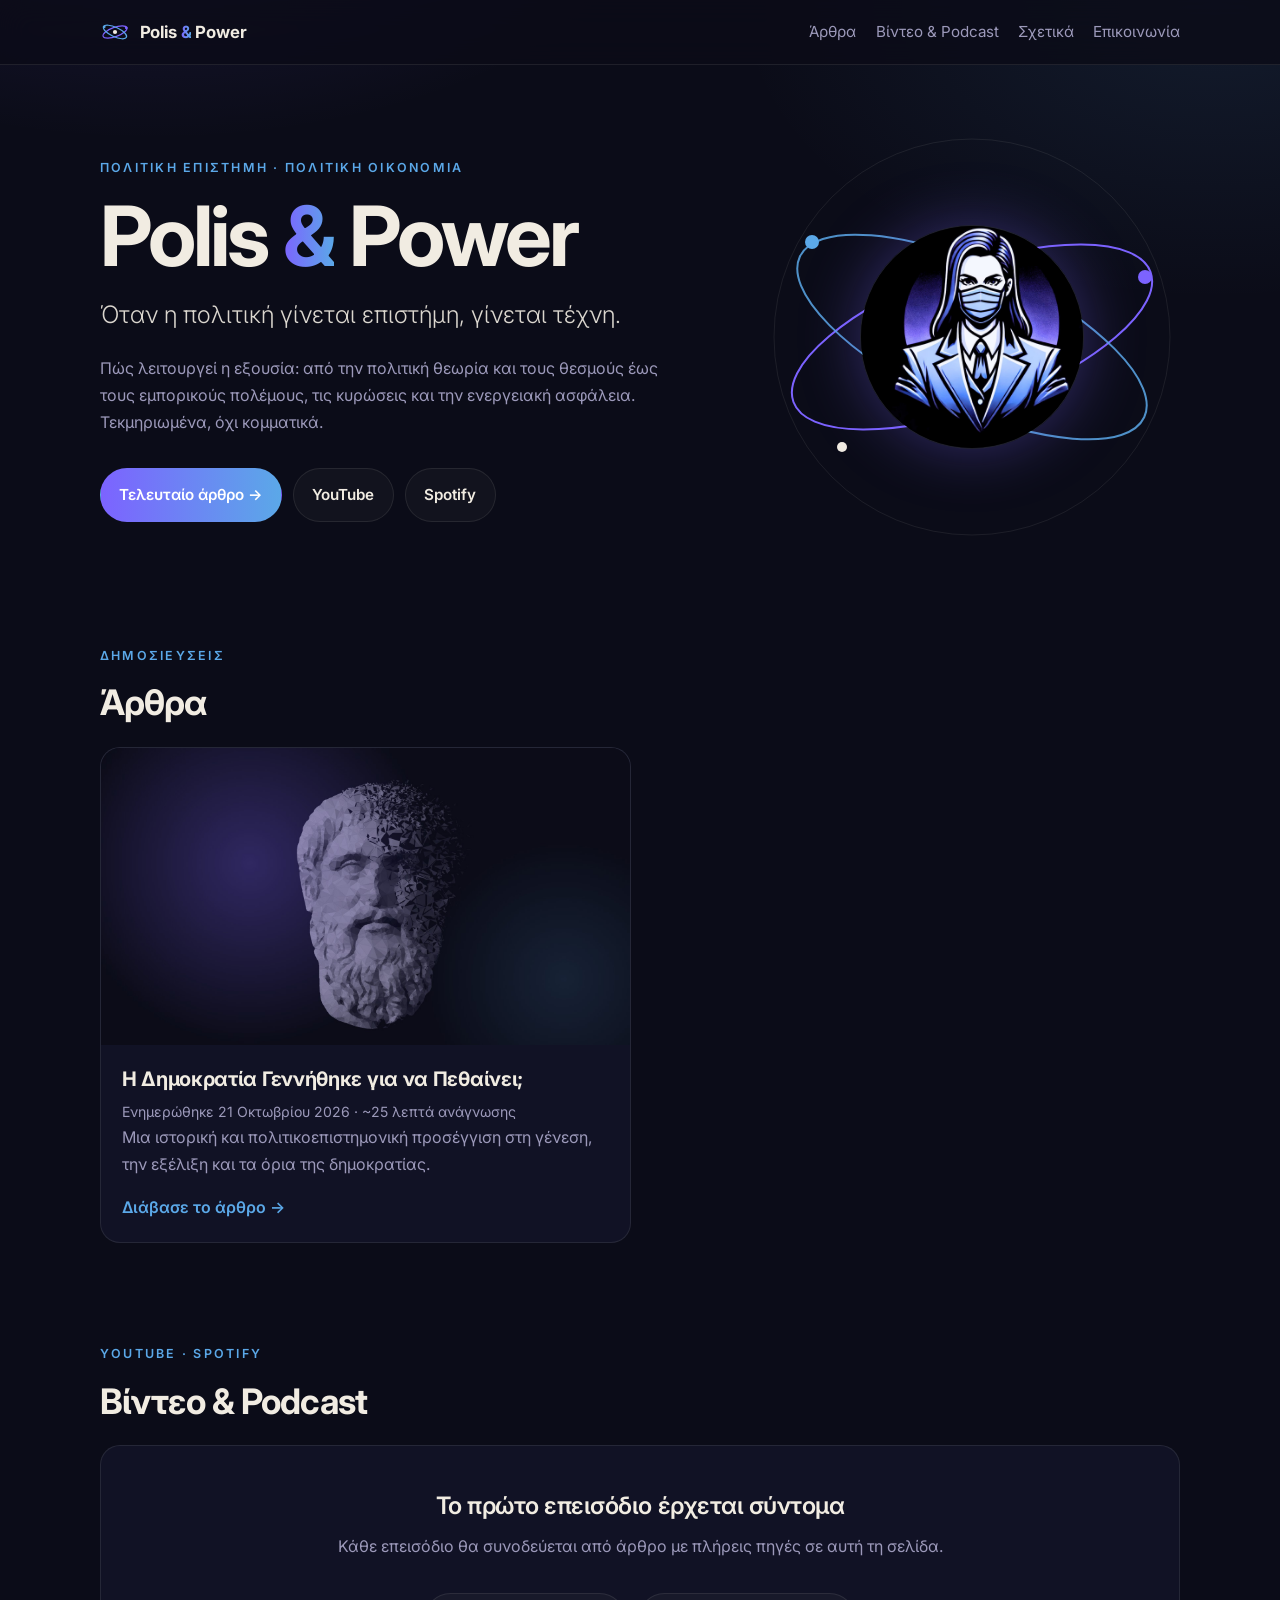
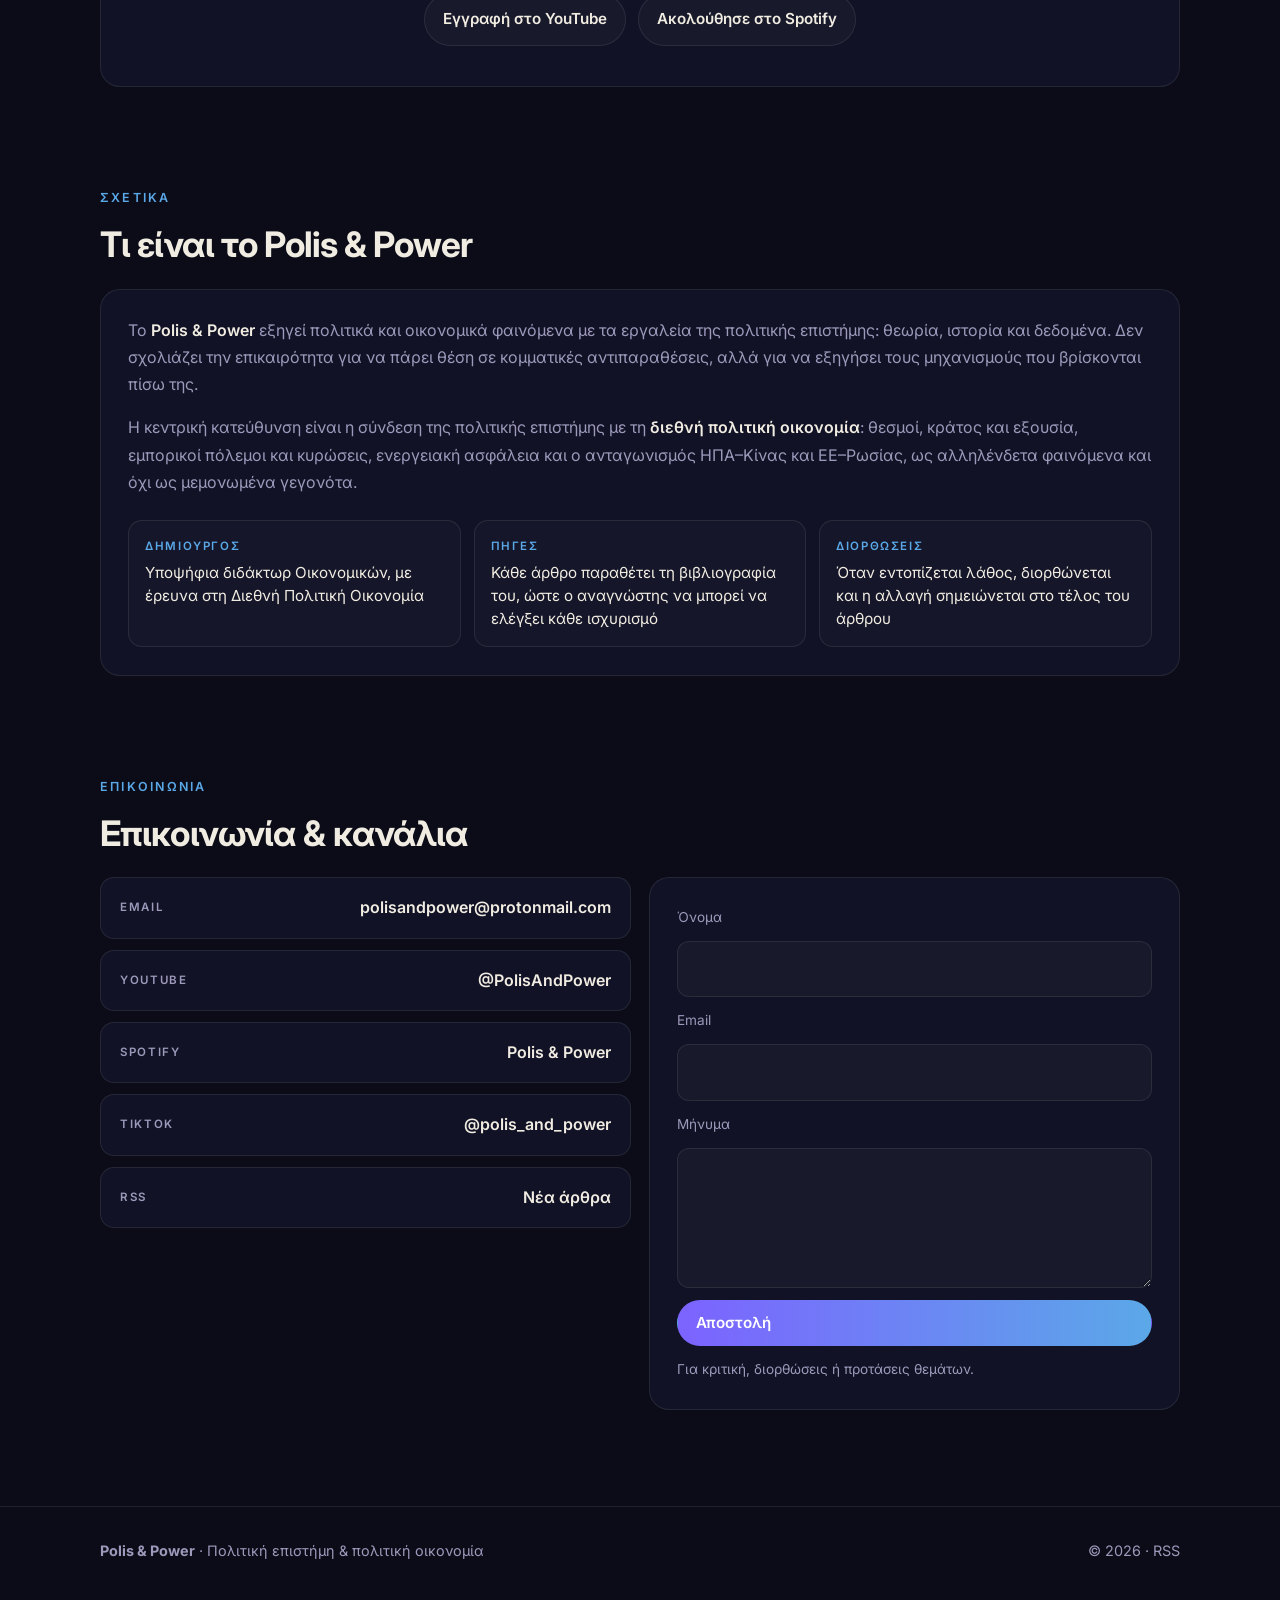
<file: index.html>
<!DOCTYPE html>
<html lang="el">
<head>
<meta charset="UTF-8">
<meta name="viewport" content="width=device-width, initial-scale=1.0">
<title>Polis &amp; Power | Πολιτική επιστήμη &amp; πολιτική οικονομία</title>
<meta name="description" content="Polis &amp; Power: πολιτική επιστήμη και διεθνής πολιτική οικονομία, τεκμηριωμένα και όχι κομματικά. Άρθρα με πλήρεις πηγές, βίντεο και podcast.">
<link rel="canonical" href="https://polisandpower.github.io/">
<link rel="icon" type="image/png" sizes="32x32" href="assets/favicon-32.png">
<link rel="apple-touch-icon" href="assets/apple-touch-icon.png">
<link rel="alternate" type="application/rss+xml" title="Polis &amp; Power" href="https://polisandpower.github.io/feed.xml">

<meta property="og:type" content="website">
<meta property="og:site_name" content="Polis &amp; Power">
<meta property="og:locale" content="el_GR">
<meta property="og:title" content="Polis &amp; Power">
<meta property="og:description" content="Όταν η πολιτική γίνεται επιστήμη, γίνεται τέχνη. Πολιτική επιστήμη &amp; πολιτική οικονομία, τεκμηριωμένα, όχι κομματικά.">
<meta property="og:url" content="https://polisandpower.github.io/">
<meta property="og:image" content="https://polisandpower.github.io/assets/og-image.png">
<meta name="twitter:card" content="summary_large_image">

<link rel="preconnect" href="https://fonts.googleapis.com">
<link rel="preconnect" href="https://fonts.gstatic.com" crossorigin>
<link href="https://fonts.googleapis.com/css2?family=Inter:wght@300;400;600;700&display=swap" rel="stylesheet">
<link rel="stylesheet" href="assets/site.css?v=20261021">

<script type="application/ld+json">
{
  "@context":"https://schema.org",
  "@graph":[
    {"@type":"WebSite","name":"Polis & Power","url":"https://polisandpower.github.io/","inLanguage":"el",
     "description":"Πολιτική επιστήμη και διεθνής πολιτική οικονομία, τεκμηριωμένα και όχι κομματικά."},
    {"@type":"Organization","name":"Polis & Power","url":"https://polisandpower.github.io/",
     "logo":"https://polisandpower.github.io/assets/logo.png","email":"polisandpower@protonmail.com",
     "sameAs":["https://www.youtube.com/@PolisAndPower","https://www.tiktok.com/@polis_and_power","https://open.spotify.com/show/0uTJ1t40O4KdMJWhcB8MyP"]}
  ]
}
</script>
</head>

<body>
<header class="topbar">
  <div class="container nav">
    <a class="brand" href="./" aria-label="Polis & Power, αρχική">
      <svg class="mark" viewBox="0 0 64 64" aria-hidden="true">
        <ellipse cx="32" cy="32" rx="27" ry="10" transform="rotate(-20 32 32)" fill="none" stroke="#7C63FF" stroke-width="2.5"/>
        <ellipse cx="32" cy="32" rx="27" ry="10" transform="rotate(25 32 32)" fill="none" stroke="#5BA8E8" stroke-width="2.5"/>
        <circle cx="32" cy="32" r="4.5" fill="#F1ECE2"/>
        <circle cx="56" cy="23" r="3" fill="#7C63FF"/><circle cx="9" cy="21" r="3" fill="#5BA8E8"/>
      </svg>
      <span>Polis <span class="amp">&amp;</span> Power</span>
    </a>
    <nav class="menu" aria-label="Κύρια πλοήγηση">
      <a href="articles/">Άρθρα</a>
      <a href="#media">Βίντεο &amp; Podcast</a>
      <a href="#about">Σχετικά</a>
      <a href="#contact">Επικοινωνία</a>
    </nav>
  </div>
</header>

<main>
  <section class="hero">
    <div class="container hero-grid">
      <div>
        <span class="kicker">Πολιτική επιστήμη · Πολιτική οικονομία</span>
        <h1 class="wordmark">Polis <span class="amp">&amp;</span> Power</h1>
        <p class="slogan">Όταν η πολιτική γίνεται επιστήμη, γίνεται τέχνη.</p>
        <p class="lead">Πώς λειτουργεί η εξουσία: από την πολιτική θεωρία και τους θεσμούς έως τους εμπορικούς πολέμους, τις κυρώσεις και την ενεργειακή ασφάλεια. Τεκμηριωμένα, όχι κομματικά.</p>
        <div class="actions">
          <a class="btn btn-primary" href="#articles">Τελευταίο άρθρο →</a>
          <a class="btn" href="https://www.youtube.com/@PolisAndPower" target="_blank" rel="noopener">YouTube</a>
          <a class="btn" href="https://open.spotify.com/show/0uTJ1t40O4KdMJWhcB8MyP" target="_blank" rel="noopener">Spotify</a>
        </div>
      </div>
      <div class="hero-art" aria-hidden="true">
        <svg class="orbits" viewBox="0 0 400 400">
          <ellipse cx="200" cy="200" rx="190" ry="70" transform="rotate(-20 200 200)" fill="none" stroke="#7C63FF" stroke-width="2"/>
          <ellipse cx="200" cy="200" rx="190" ry="70" transform="rotate(25 200 200)" fill="none" stroke="#5BA8E8" stroke-width="2" stroke-opacity=".85"/>
          <ellipse cx="200" cy="200" rx="198" ry="198" fill="none" stroke="#F1ECE2" stroke-opacity=".08"/>
          <circle cx="373" cy="140" r="7" fill="#7C63FF"/><circle cx="40" cy="105" r="7" fill="#5BA8E8"/><circle cx="70" cy="310" r="5" fill="#F1ECE2"/>
        </svg>
        <div class="avatar"><img src="assets/logo.png" alt="" width="512" height="512"></div>
      </div>
    </div>
  </section>

  <section id="articles" class="reveal">
    <div class="container">
      <div class="section-head">
        <span class="kicker">Δημοσιεύσεις</span>
        <h2>Άρθρα</h2>
      </div>
      <div class="cards">
        <article class="card">
          <a href="articles/dimokratia-gennithike-gia-na-pethainei.html">
            <div class="card-img"><img src="articles/dimokratia-cover-platon.jpg" alt="" loading="lazy" width="1600" height="900"></div>
            <div class="card-body">
              <h3>Η Δημοκρατία Γεννήθηκε για να Πεθαίνει;</h3>
              <p class="meta">Ενημερώθηκε 21 Οκτωβρίου 2026 · ~25 λεπτά ανάγνωσης</p>
              <p>Μια ιστορική και πολιτικοεπιστημονική προσέγγιση στη γένεση, την εξέλιξη και τα όρια της δημοκρατίας.</p>
              <span class="more">Διάβασε το άρθρο →</span>
            </div>
          </a>
        </article>
      </div>
    </div>
  </section>

  <section id="media" class="reveal">
    <div class="container">
      <div class="section-head">
        <span class="kicker">YouTube · Spotify</span>
        <h2>Βίντεο &amp; Podcast</h2>
      </div>
      <div class="panel soon">
        <strong>Το πρώτο επεισόδιο έρχεται σύντομα</strong>
        <p>Κάθε επεισόδιο θα συνοδεύεται από άρθρο με πλήρεις πηγές σε αυτή τη σελίδα.</p>
        <div class="actions" style="justify-content:center">
          <a class="btn" href="https://www.youtube.com/@PolisAndPower" target="_blank" rel="noopener">Εγγραφή στο YouTube</a>
          <a class="btn" href="https://open.spotify.com/show/0uTJ1t40O4KdMJWhcB8MyP" target="_blank" rel="noopener">Ακολούθησε στο Spotify</a>
        </div>
      </div>
    </div>
  </section>

  <section id="about" class="reveal">
    <div class="container">
      <div class="section-head">
        <span class="kicker">Σχετικά</span>
        <h2>Τι είναι το Polis &amp; Power</h2>
      </div>
      <div class="panel">
        <p>Το <strong>Polis &amp; Power</strong> εξηγεί πολιτικά και οικονομικά φαινόμενα με τα εργαλεία της πολιτικής επιστήμης: θεωρία, ιστορία και δεδομένα. Δεν σχολιάζει την επικαιρότητα για να πάρει θέση σε κομματικές αντιπαραθέσεις, αλλά για να εξηγήσει τους μηχανισμούς που βρίσκονται πίσω της.</p>
        <p>Η κεντρική κατεύθυνση είναι η σύνδεση της πολιτικής επιστήμης με τη <strong>διεθνή πολιτική οικονομία</strong>: θεσμοί, κράτος και εξουσία, εμπορικοί πόλεμοι και κυρώσεις, ενεργειακή ασφάλεια και ο ανταγωνισμός ΗΠΑ–Κίνας και ΕΕ–Ρωσίας, ως αλληλένδετα φαινόμενα και όχι ως μεμονωμένα γεγονότα.</p>
        <div class="facts">
          <div class="fact"><span>Δημιουργός</span><p>Υποψήφια διδάκτωρ Οικονομικών, με έρευνα στη Διεθνή Πολιτική Οικονομία</p></div>
          <div class="fact"><span>Πηγές</span><p>Κάθε άρθρο παραθέτει τη βιβλιογραφία του, ώστε ο αναγνώστης να μπορεί να ελέγξει κάθε ισχυρισμό</p></div>
          <div class="fact"><span>Διορθώσεις</span><p>Όταν εντοπίζεται λάθος, διορθώνεται και η αλλαγή σημειώνεται στο τέλος του άρθρου</p></div>
        </div>
      </div>
    </div>
  </section>

  <section id="contact" class="reveal">
    <div class="container">
      <div class="section-head">
        <span class="kicker">Επικοινωνία</span>
        <h2>Επικοινωνία &amp; κανάλια</h2>
      </div>
      <div class="contact-grid">
        <div class="links">
          <a class="link-row" href="mailto:polisandpower@protonmail.com"><span>Email</span><b>polisandpower@protonmail.com</b></a>
          <a class="link-row" href="https://www.youtube.com/@PolisAndPower" target="_blank" rel="noopener"><span>YouTube</span><b>@PolisAndPower</b></a>
          <a class="link-row" href="https://open.spotify.com/show/0uTJ1t40O4KdMJWhcB8MyP" target="_blank" rel="noopener"><span>Spotify</span><b>Polis &amp; Power</b></a>
          <a class="link-row" href="https://www.tiktok.com/@polis_and_power" target="_blank" rel="noopener"><span>TikTok</span><b>@polis_and_power</b></a>
          <a class="link-row" href="rss.html"><span>RSS</span><b>Νέα άρθρα</b></a>
        </div>
        <div class="panel">
          <form action="https://formspree.io/f/mwvzbrwn" method="POST">
            <input type="hidden" name="_subject" value="Μήνυμα από το Polis & Power">
            <label for="c-name">Όνομα</label>
            <input id="c-name" type="text" name="name" autocomplete="name">
            <label for="c-email">Email</label>
            <input id="c-email" type="email" name="email" required autocomplete="email">
            <label for="c-msg">Μήνυμα</label>
            <textarea id="c-msg" name="message" required></textarea>
            <button class="btn btn-primary" type="submit">Αποστολή</button>
            <p class="note">Για κριτική, διορθώσεις ή προτάσεις θεμάτων.</p>
          </form>
        </div>
      </div>
    </div>
  </section>
</main>

<footer class="footer">
  <div class="container footer-row">
    <div><strong>Polis &amp; Power</strong> · Πολιτική επιστήμη &amp; πολιτική οικονομία</div>
    <div>© 2026 · <a href="rss.html">RSS</a></div>
  </div>
</footer>

<script>
const io=new IntersectionObserver(es=>es.forEach(e=>{if(e.isIntersecting){e.target.classList.add('visible');io.unobserve(e.target)}}),{threshold:.1});
document.querySelectorAll('.reveal').forEach(s=>io.observe(s));
</script>
</body>
</html>
</file>
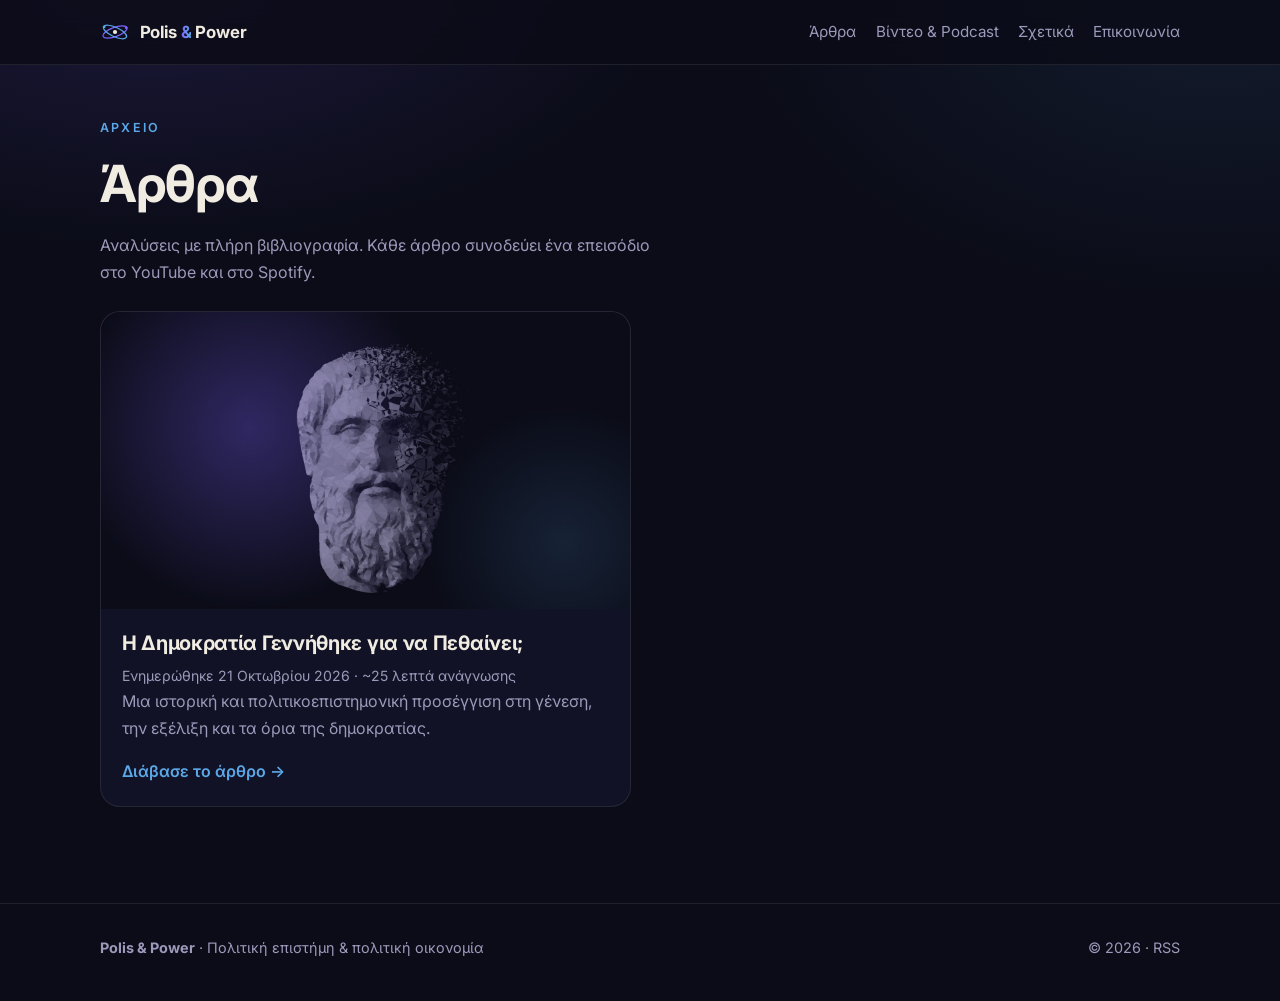
<file: articles/index.html>
<!DOCTYPE html>
<html lang="el">
<head>
<meta charset="UTF-8">
<meta name="viewport" content="width=device-width, initial-scale=1.0">
<title>Άρθρα | Polis &amp; Power</title>
<meta name="description" content="Όλα τα άρθρα του Polis &amp; Power: πολιτική θεωρία, θεσμοί και διεθνής πολιτική οικονομία, με πλήρεις πηγές.">
<link rel="canonical" href="https://polisandpower.github.io/articles/">
<link rel="icon" type="image/png" sizes="32x32" href="../assets/favicon-32.png">
<link rel="apple-touch-icon" href="../assets/apple-touch-icon.png">
<link rel="alternate" type="application/rss+xml" title="Polis &amp; Power" href="https://polisandpower.github.io/feed.xml">
<meta property="og:type" content="website">
<meta property="og:site_name" content="Polis &amp; Power">
<meta property="og:locale" content="el_GR">
<meta property="og:title" content="Άρθρα | Polis &amp; Power">
<meta property="og:description" content="Όλα τα άρθρα του Polis &amp; Power: πολιτική θεωρία, θεσμοί και διεθνής πολιτική οικονομία, με πλήρεις πηγές.">
<meta property="og:url" content="https://polisandpower.github.io/articles/">
<meta property="og:image" content="https://polisandpower.github.io/assets/og-image.png">
<meta name="twitter:card" content="summary_large_image">
<link rel="preconnect" href="https://fonts.googleapis.com">
<link rel="preconnect" href="https://fonts.gstatic.com" crossorigin>
<link href="https://fonts.googleapis.com/css2?family=Inter:wght@300;400;600;700&display=swap" rel="stylesheet">
<link rel="stylesheet" href="../assets/site.css?v=20261021">
<script type="application/ld+json">
{"@context":"https://schema.org","@type":"CollectionPage","name":"Άρθρα","url":"https://polisandpower.github.io/articles/","isPartOf":{"@type":"WebSite","url":"https://polisandpower.github.io/"},
 "mainEntity":{"@type":"ItemList","itemListElement":[{"@type":"ListItem","position":1,"url":"https://polisandpower.github.io/articles/dimokratia-gennithike-gia-na-pethainei.html","name":"Η Δημοκρατία Γεννήθηκε για να Πεθαίνει;"}]}}
</script>
</head>
<body>
<header class="topbar">
  <div class="container nav">
    <a class="brand" href="../" aria-label="Polis &amp; Power, αρχική">
      <svg class="mark" viewBox="0 0 64 64" aria-hidden="true">
        <ellipse cx="32" cy="32" rx="27" ry="10" transform="rotate(-20 32 32)" fill="none" stroke="#7C63FF" stroke-width="2.5"/>
        <ellipse cx="32" cy="32" rx="27" ry="10" transform="rotate(25 32 32)" fill="none" stroke="#5BA8E8" stroke-width="2.5"/>
        <circle cx="32" cy="32" r="4.5" fill="#F1ECE2"/>
        <circle cx="56" cy="23" r="3" fill="#7C63FF"/><circle cx="9" cy="21" r="3" fill="#5BA8E8"/>
      </svg>
      <span>Polis <span class="amp">&amp;</span> Power</span>
    </a>
    <nav class="menu" aria-label="Κύρια πλοήγηση">
      <a href="../articles/">Άρθρα</a>
      <a href="../#media">Βίντεο &amp; Podcast</a>
      <a href="../#about">Σχετικά</a>
      <a href="../#contact">Επικοινωνία</a>
    </nav>
  </div>
</header>

<main class="container">
<section>
  <div class="section-head">
    <span class="kicker">Αρχείο</span>
    <h2 style="font-size:clamp(2.2rem,5vw,3.2rem)">Άρθρα</h2>
    <p class="lead">Αναλύσεις με πλήρη βιβλιογραφία. Κάθε άρθρο συνοδεύει ένα επεισόδιο στο YouTube και στο Spotify.</p>
  </div>
  <div class="cards">
    <article class="card">
      <a href="dimokratia-gennithike-gia-na-pethainei.html">
        <div class="card-img"><img src="dimokratia-cover-platon.jpg" alt="" loading="lazy" width="1600" height="900"></div>
        <div class="card-body">
          <h3>Η Δημοκρατία Γεννήθηκε για να Πεθαίνει;</h3>
          <p class="meta">Ενημερώθηκε 21 Οκτωβρίου 2026 · ~25 λεπτά ανάγνωσης</p>
          <p>Μια ιστορική και πολιτικοεπιστημονική προσέγγιση στη γένεση, την εξέλιξη και τα όρια της δημοκρατίας.</p>
          <span class="more">Διάβασε το άρθρο →</span>
        </div>
      </a>
    </article>
  </div>
</section>
</main>
<footer class="footer">
  <div class="container footer-row">
    <div><strong>Polis &amp; Power</strong> · Πολιτική επιστήμη &amp; πολιτική οικονομία</div>
    <div>© 2026 · <a href="https://polisandpower.github.io/rss.html">RSS</a></div>
  </div>
</footer>
</body>
</html>
</file>
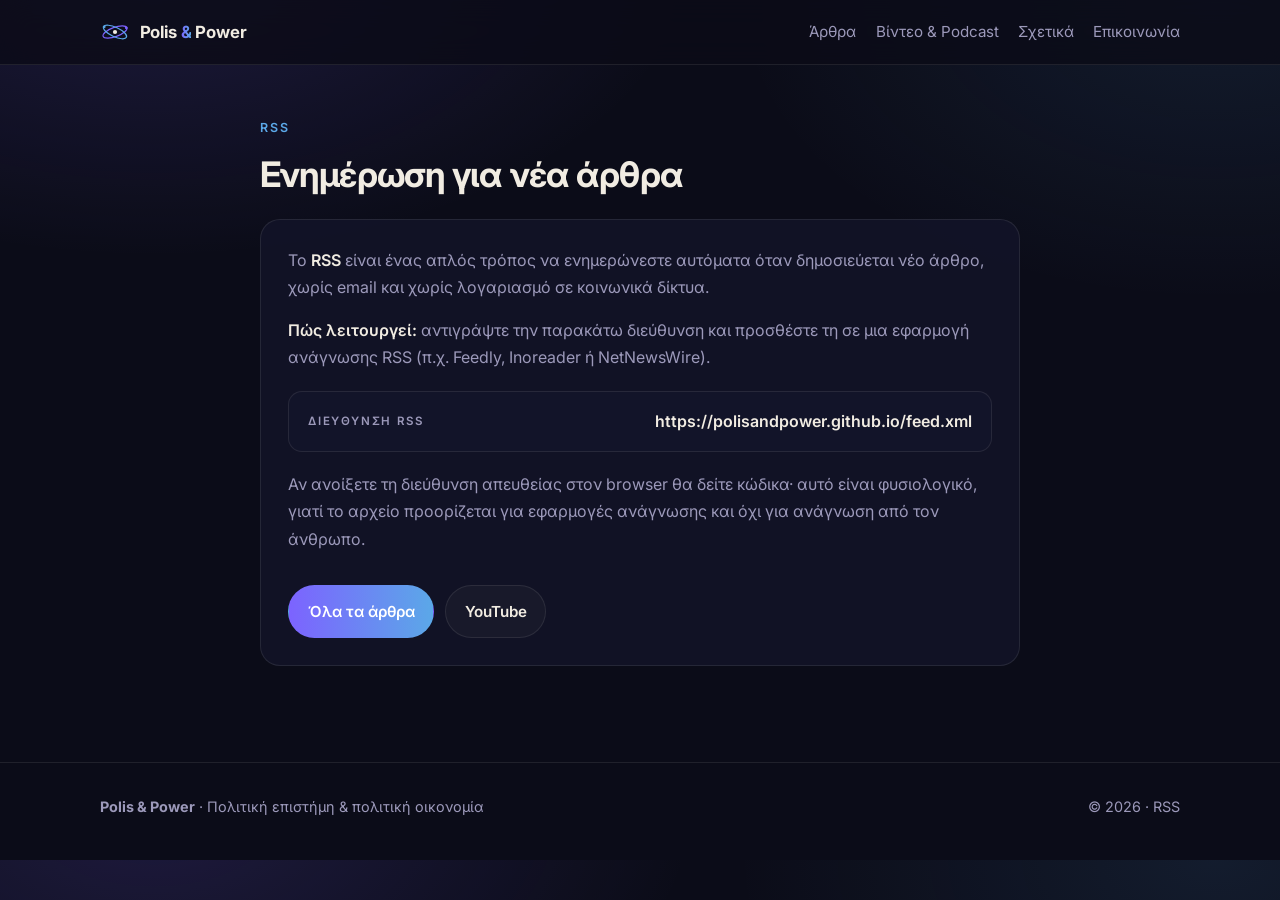
<file: rss.html>
<!DOCTYPE html>
<html lang="el">
<head>
<meta charset="UTF-8">
<meta name="viewport" content="width=device-width, initial-scale=1.0">
<title>RSS | Polis &amp; Power</title>
<meta name="description" content="Ακολουθήστε τα νέα άρθρα του Polis &amp; Power μέσω RSS.">
<link rel="canonical" href="https://polisandpower.github.io/rss.html">
<link rel="icon" type="image/png" sizes="32x32" href="assets/favicon-32.png">
<link rel="apple-touch-icon" href="assets/apple-touch-icon.png">
<link rel="alternate" type="application/rss+xml" title="Polis &amp; Power" href="https://polisandpower.github.io/feed.xml">
<meta property="og:type" content="website">
<meta property="og:site_name" content="Polis &amp; Power">
<meta property="og:locale" content="el_GR">
<meta property="og:title" content="RSS | Polis &amp; Power">
<meta property="og:description" content="Ακολουθήστε τα νέα άρθρα του Polis &amp; Power μέσω RSS.">
<meta property="og:url" content="https://polisandpower.github.io/rss.html">
<meta property="og:image" content="https://polisandpower.github.io/assets/og-image.png">
<meta name="twitter:card" content="summary_large_image">
<link rel="preconnect" href="https://fonts.googleapis.com">
<link rel="preconnect" href="https://fonts.gstatic.com" crossorigin>
<link href="https://fonts.googleapis.com/css2?family=Inter:wght@300;400;600;700&display=swap" rel="stylesheet">
<link rel="stylesheet" href="assets/site.css?v=20261021">

</head>
<body>
<header class="topbar">
  <div class="container nav">
    <a class="brand" href="" aria-label="Polis &amp; Power, αρχική">
      <svg class="mark" viewBox="0 0 64 64" aria-hidden="true">
        <ellipse cx="32" cy="32" rx="27" ry="10" transform="rotate(-20 32 32)" fill="none" stroke="#7C63FF" stroke-width="2.5"/>
        <ellipse cx="32" cy="32" rx="27" ry="10" transform="rotate(25 32 32)" fill="none" stroke="#5BA8E8" stroke-width="2.5"/>
        <circle cx="32" cy="32" r="4.5" fill="#F1ECE2"/>
        <circle cx="56" cy="23" r="3" fill="#7C63FF"/><circle cx="9" cy="21" r="3" fill="#5BA8E8"/>
      </svg>
      <span>Polis <span class="amp">&amp;</span> Power</span>
    </a>
    <nav class="menu" aria-label="Κύρια πλοήγηση">
      <a href="articles/">Άρθρα</a>
      <a href="#media">Βίντεο &amp; Podcast</a>
      <a href="#about">Σχετικά</a>
      <a href="#contact">Επικοινωνία</a>
    </nav>
  </div>
</header>

<main class="container"><section style="max-width:760px;margin:0 auto">
<div class="section-head"><span class="kicker">RSS</span><h2>Ενημέρωση για νέα άρθρα</h2></div>
<div class="panel">
<p>Το <strong>RSS</strong> είναι ένας απλός τρόπος να ενημερώνεστε αυτόματα όταν δημοσιεύεται νέο άρθρο, χωρίς email και χωρίς λογαριασμό σε κοινωνικά δίκτυα.</p>
<p><strong>Πώς λειτουργεί:</strong> αντιγράψτε την παρακάτω διεύθυνση και προσθέστε τη σε μια εφαρμογή ανάγνωσης RSS (π.χ. Feedly, Inoreader ή NetNewsWire).</p>
<div class="link-row" style="margin:1.2rem 0"><span>Διεύθυνση RSS</span><b>https://polisandpower.github.io/feed.xml</b></div>
<p>Αν ανοίξετε τη διεύθυνση απευθείας στον browser θα δείτε κώδικα· αυτό είναι φυσιολογικό, γιατί το αρχείο προορίζεται για εφαρμογές ανάγνωσης και όχι για ανάγνωση από τον άνθρωπο.</p>
<div class="actions"><a class="btn btn-primary" href="articles/">Όλα τα άρθρα</a><a class="btn" href="https://www.youtube.com/@PolisAndPower" target="_blank" rel="noopener">YouTube</a></div>
</div></section></main>
<footer class="footer">
  <div class="container footer-row">
    <div><strong>Polis &amp; Power</strong> · Πολιτική επιστήμη &amp; πολιτική οικονομία</div>
    <div>© 2026 · <a href="https://polisandpower.github.io/rss.html">RSS</a></div>
  </div>
</footer>
</body>
</html>
</file>
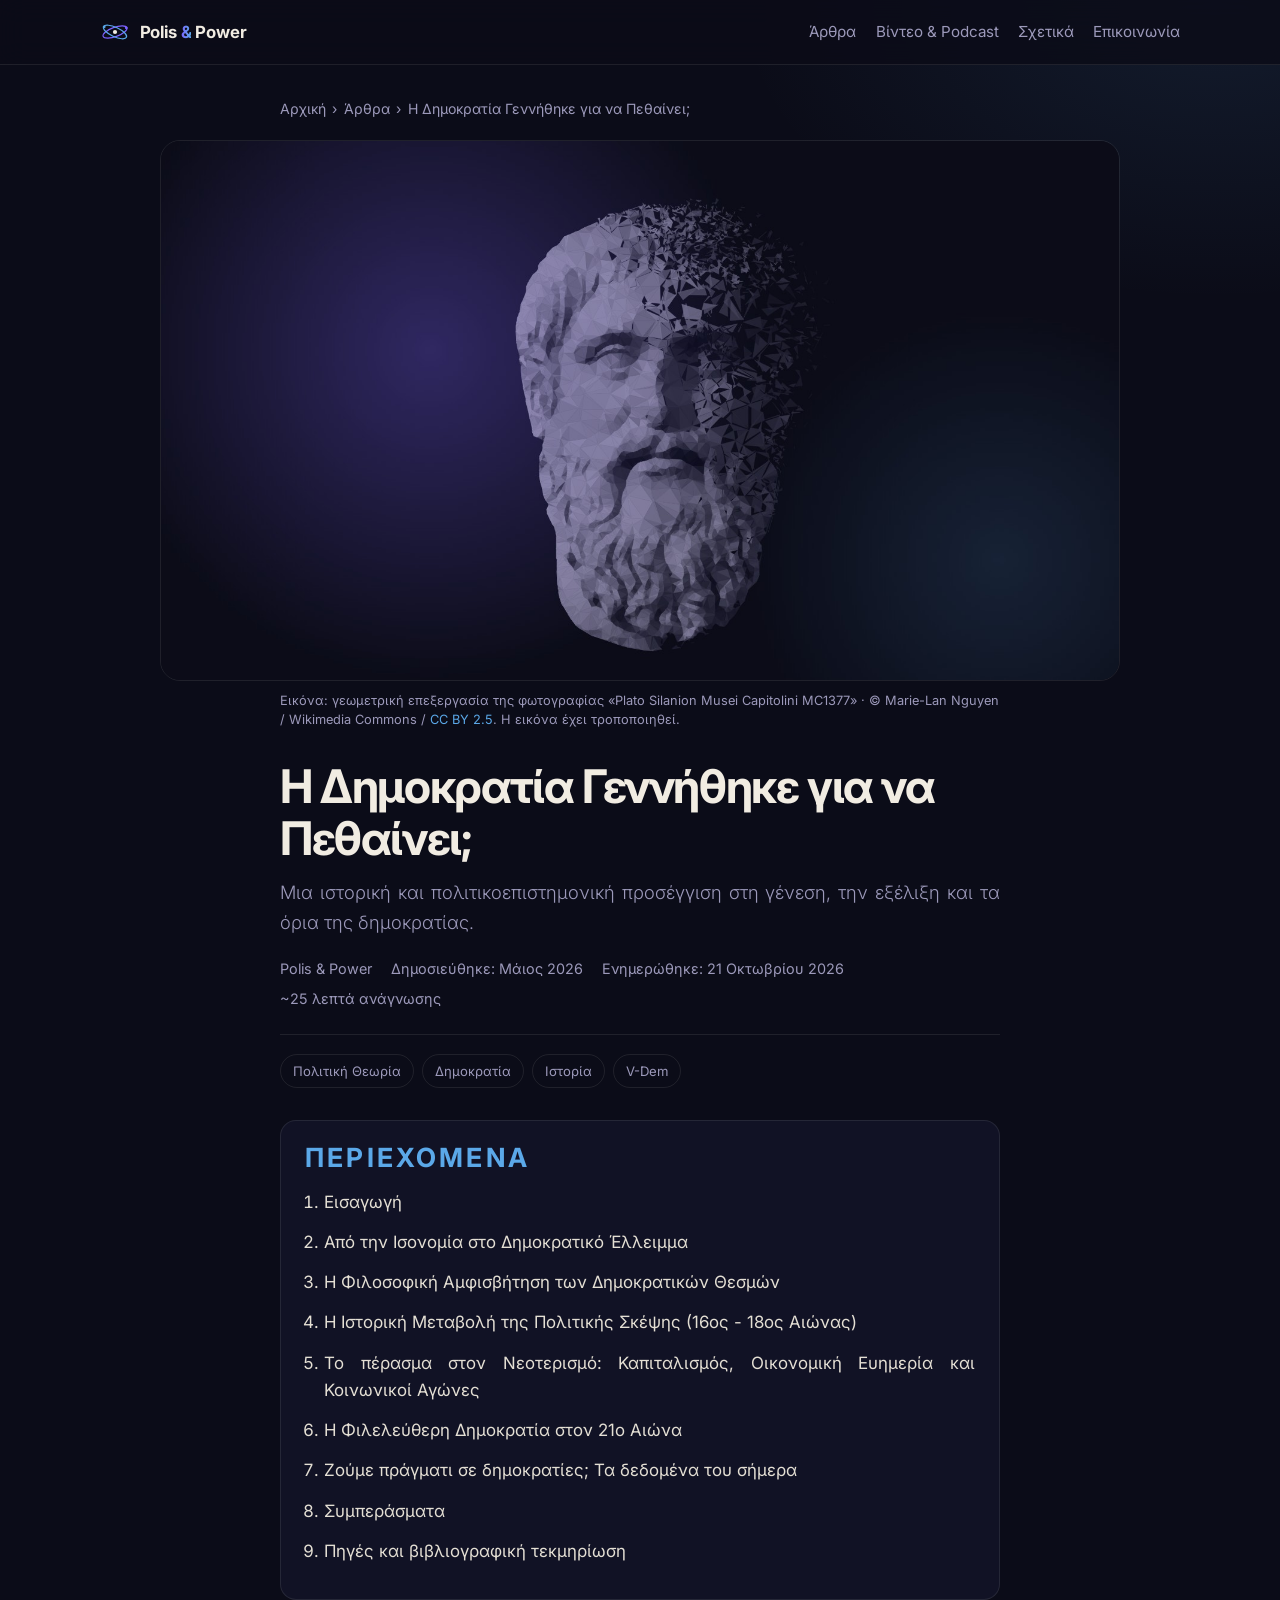
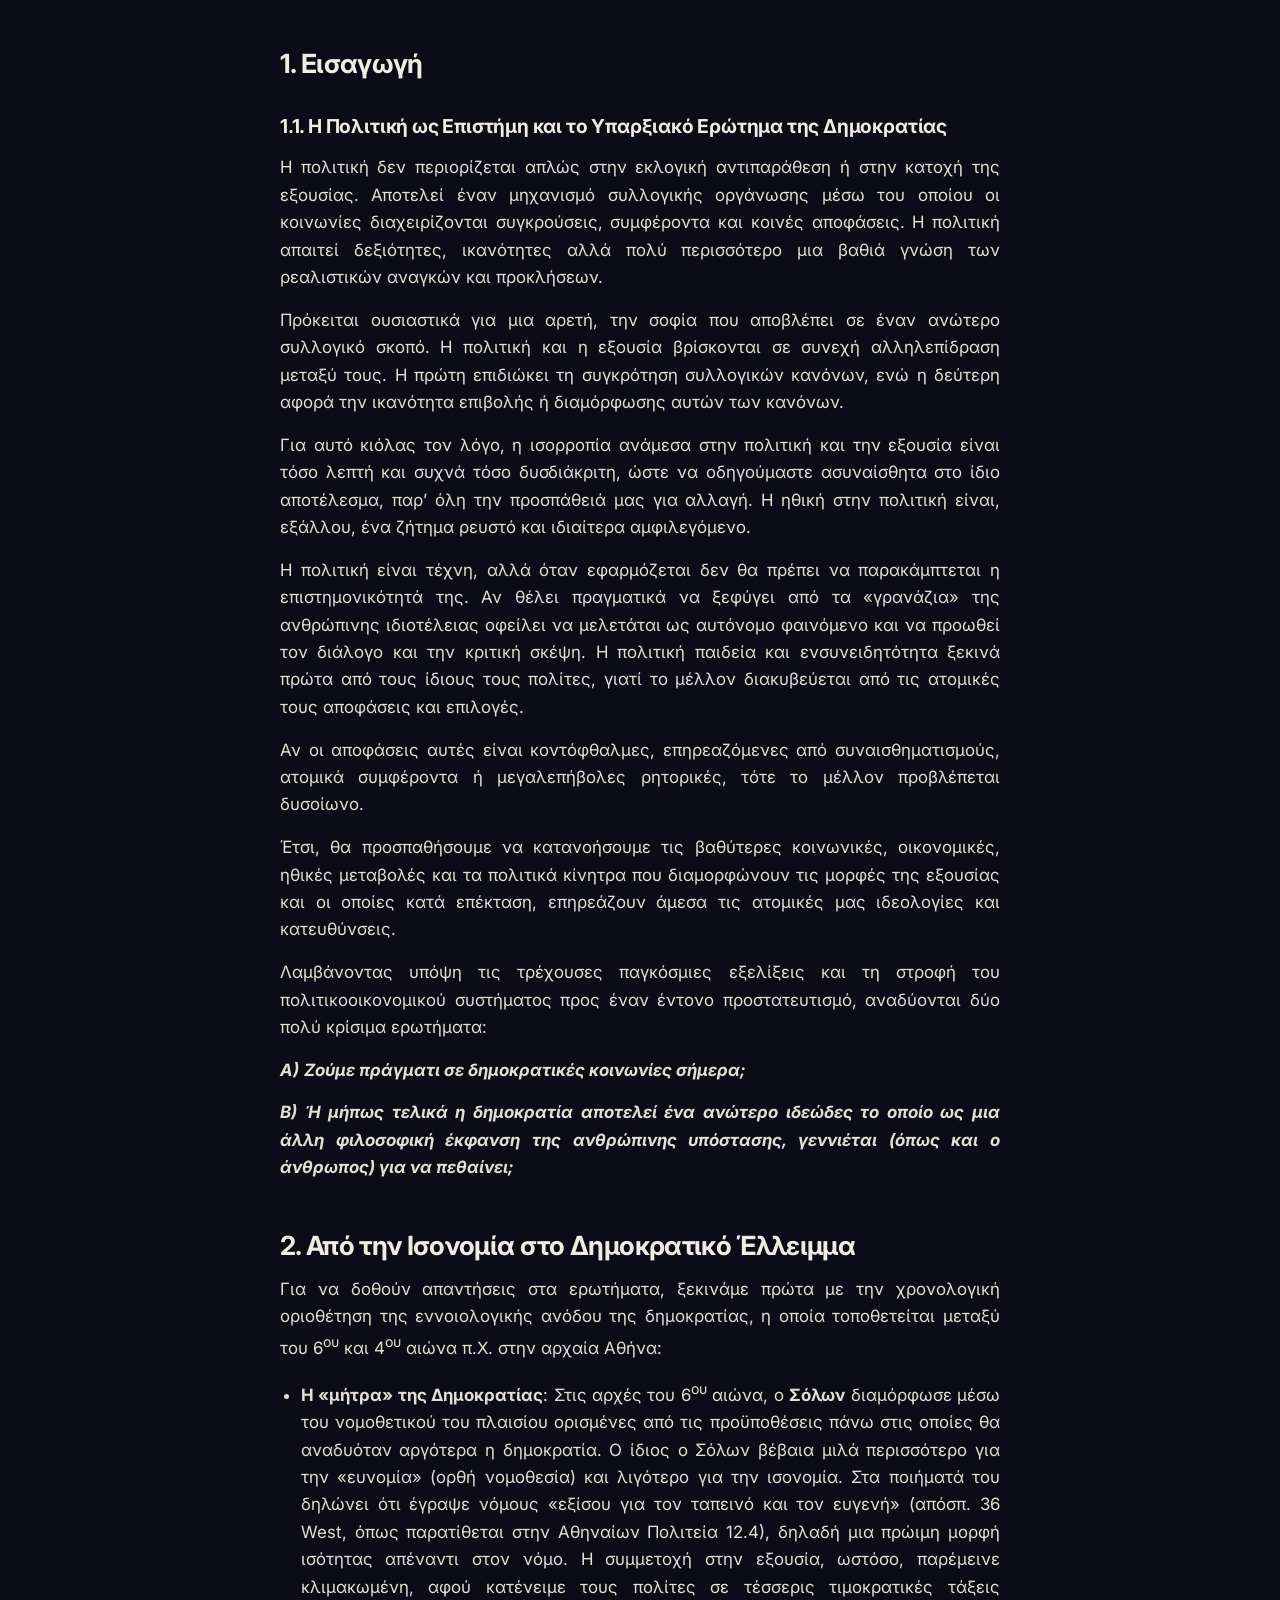
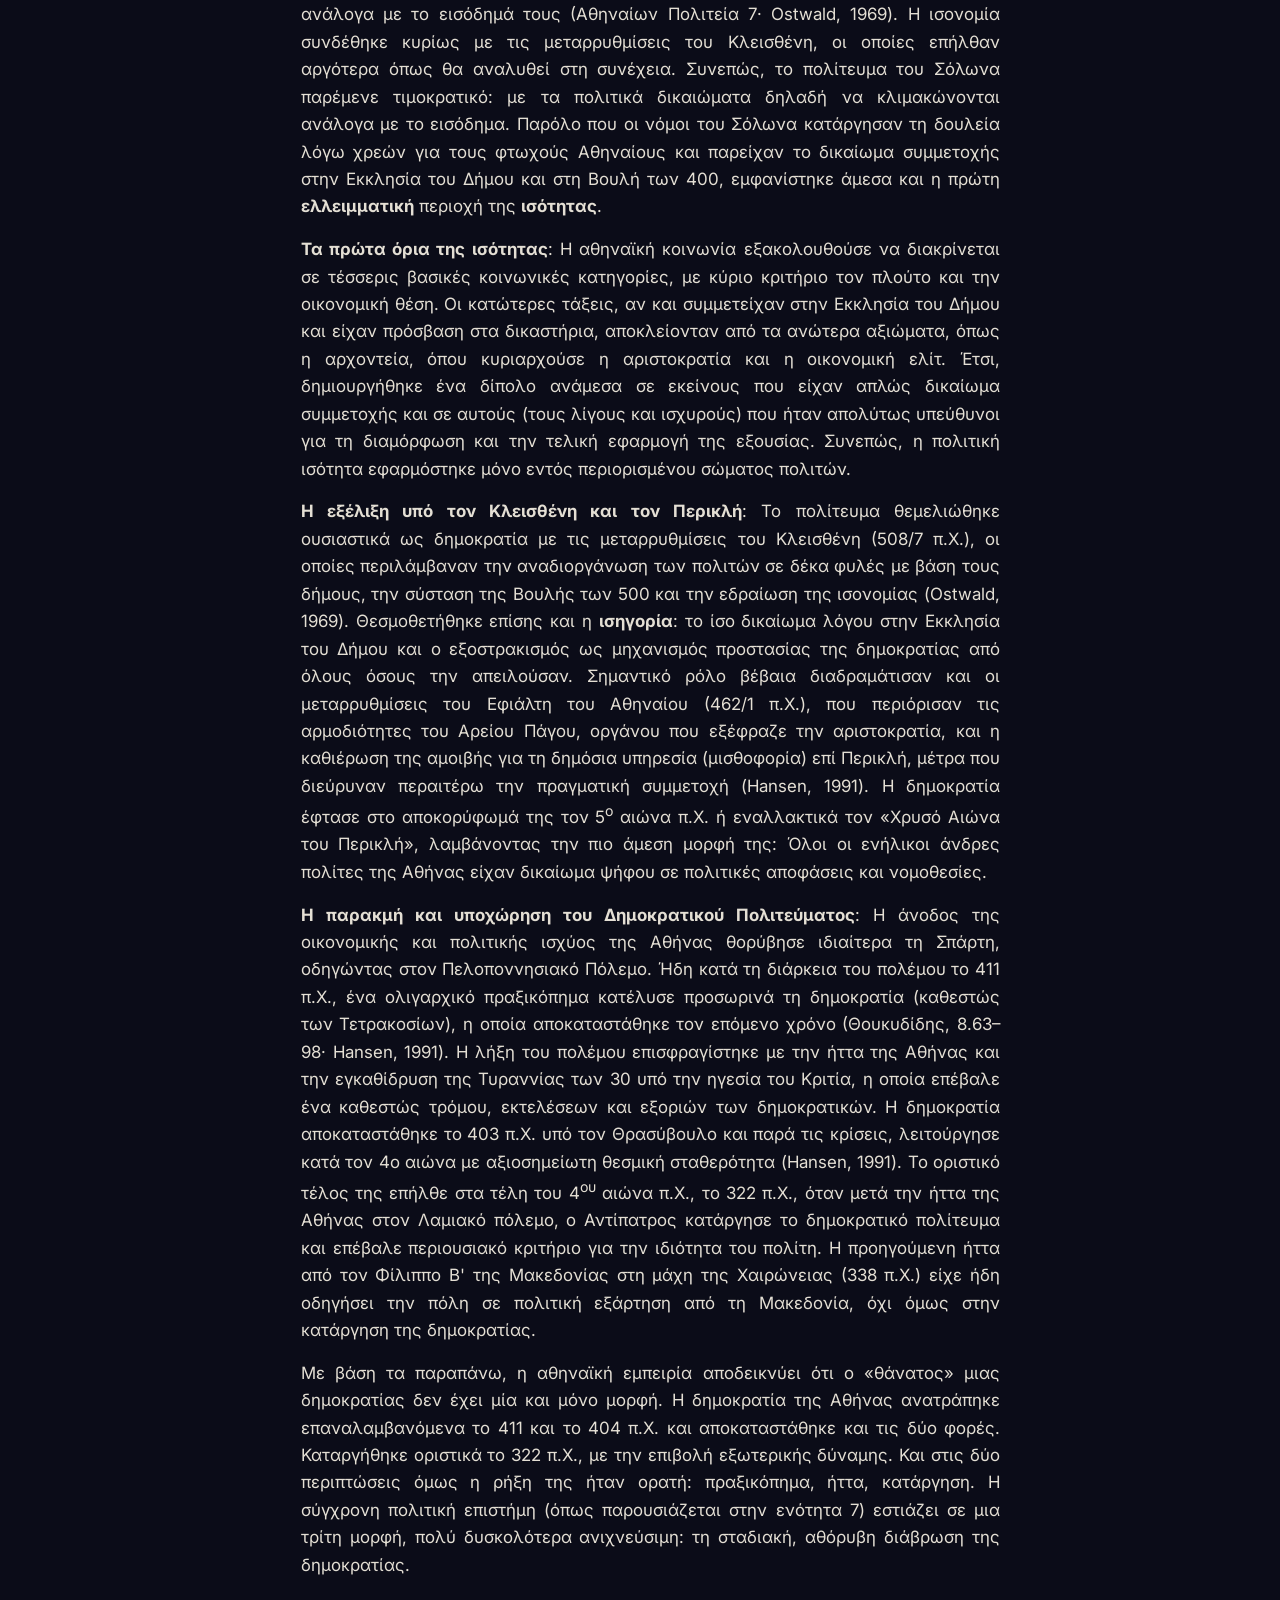
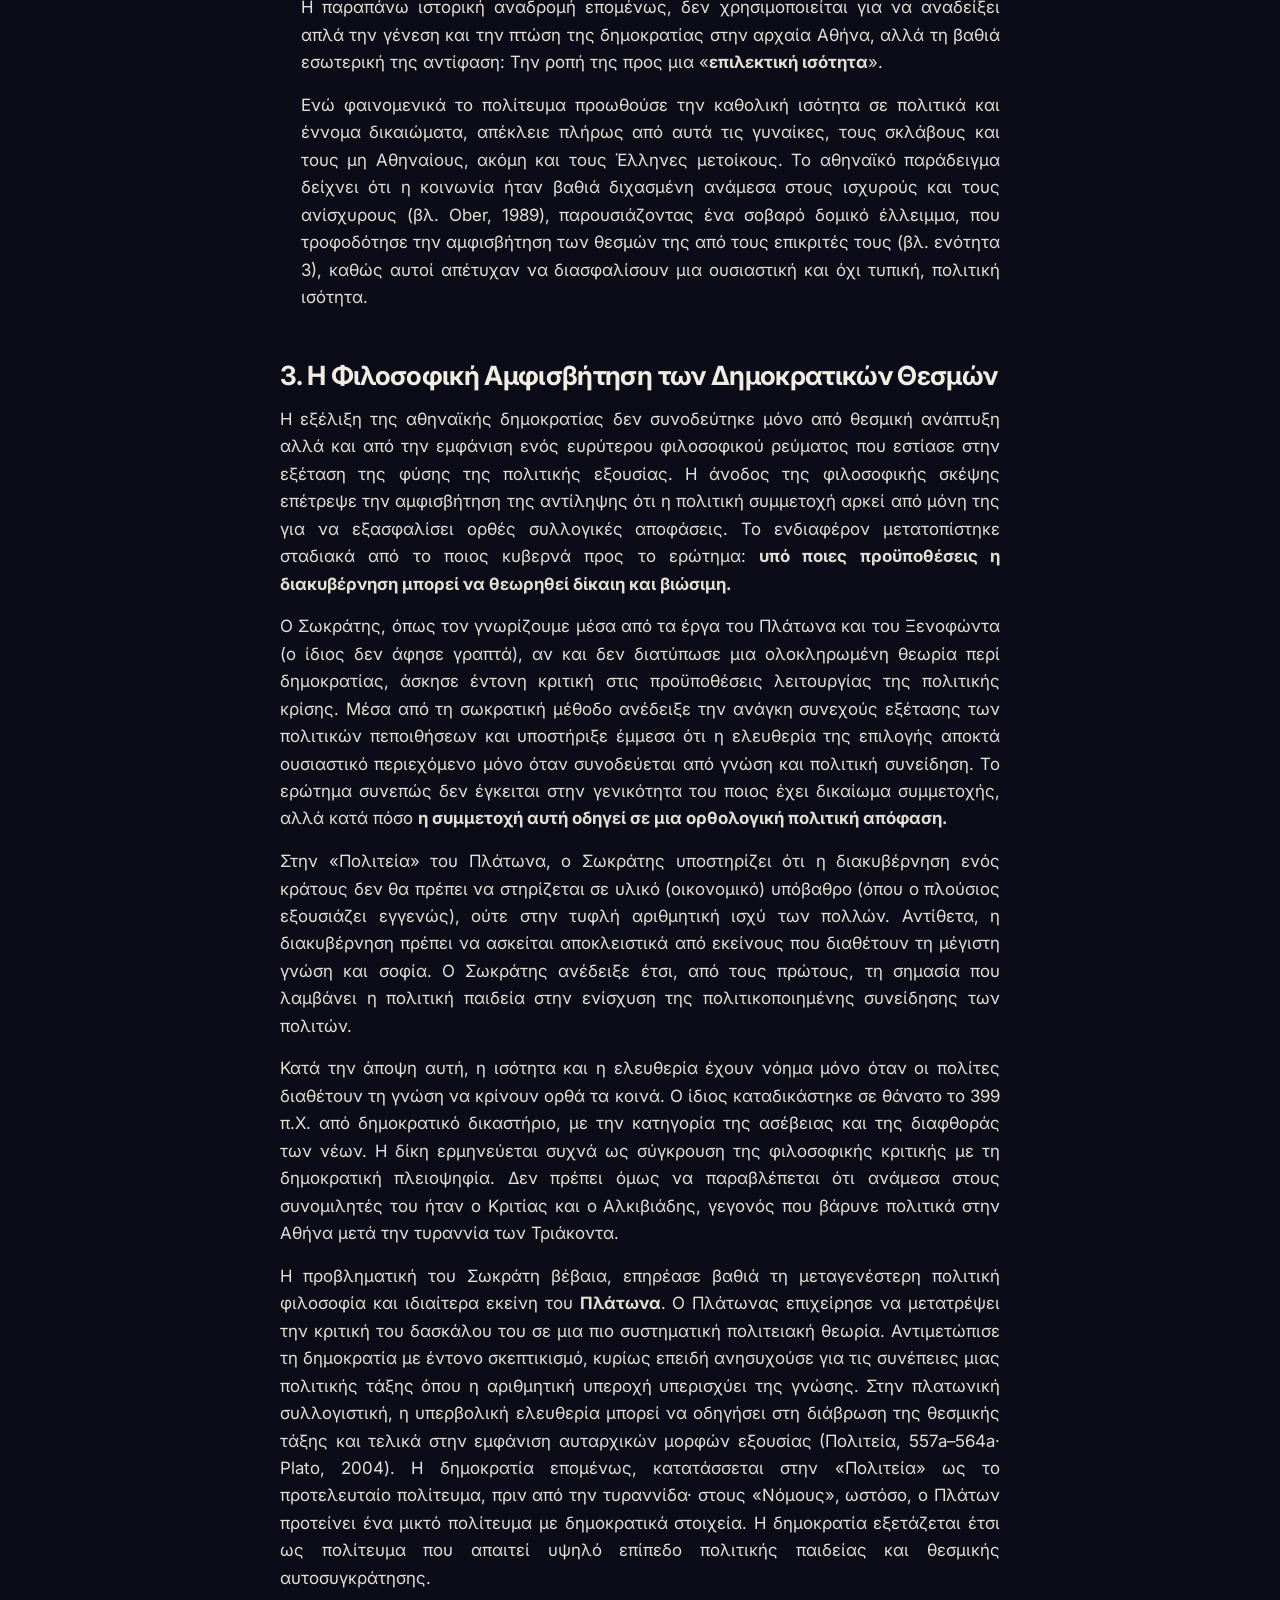
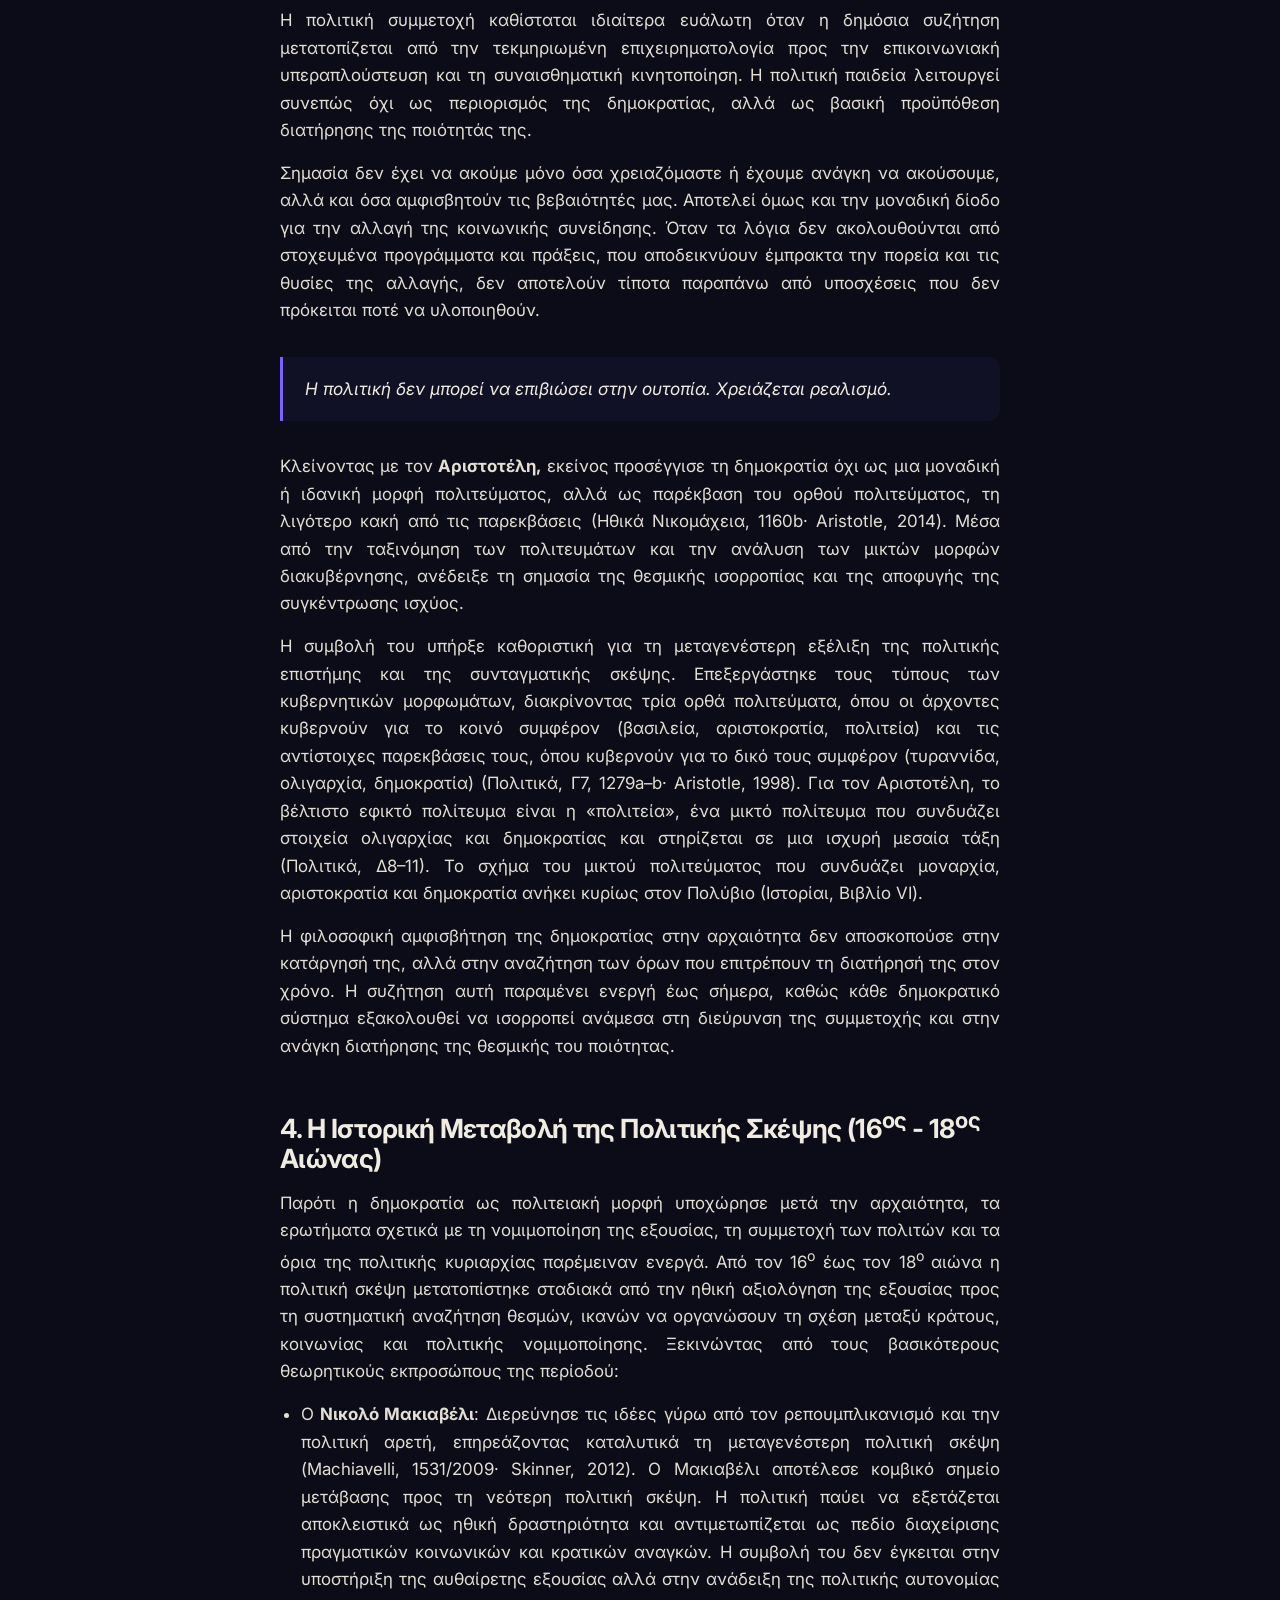
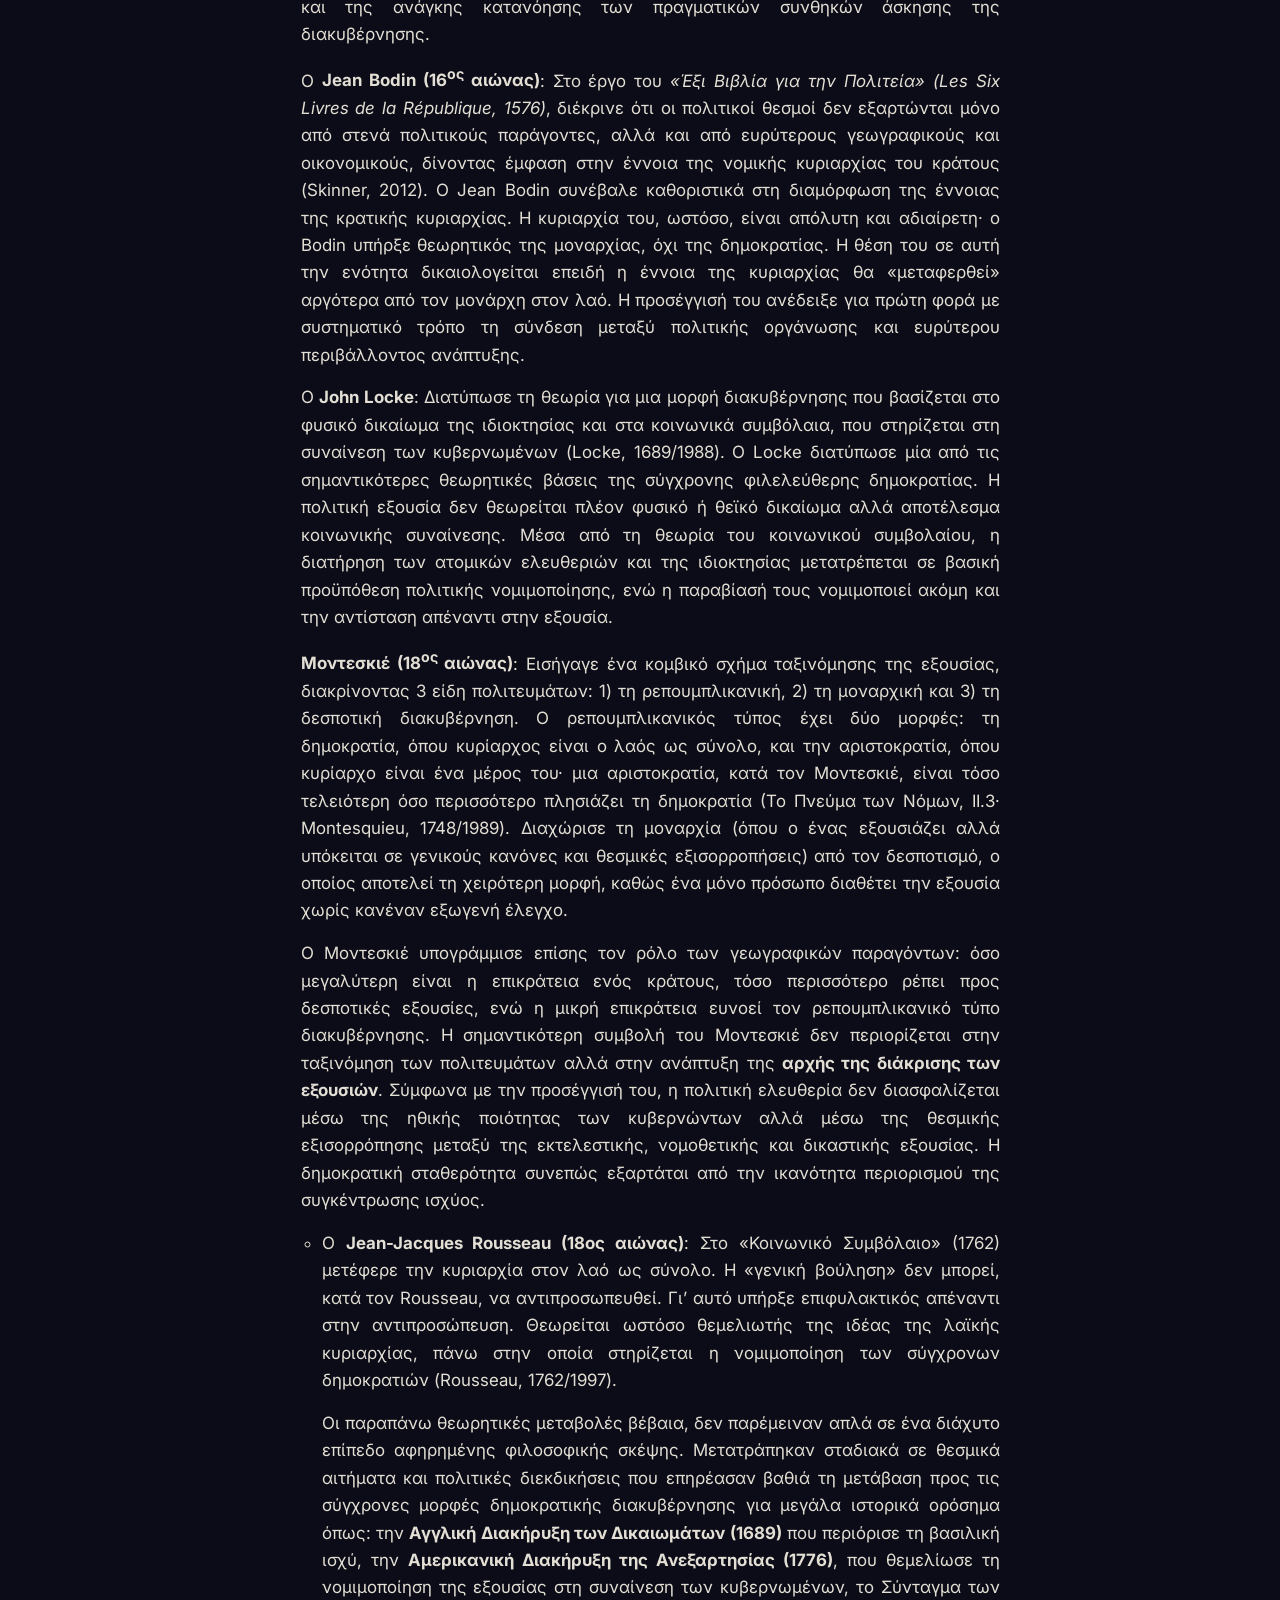
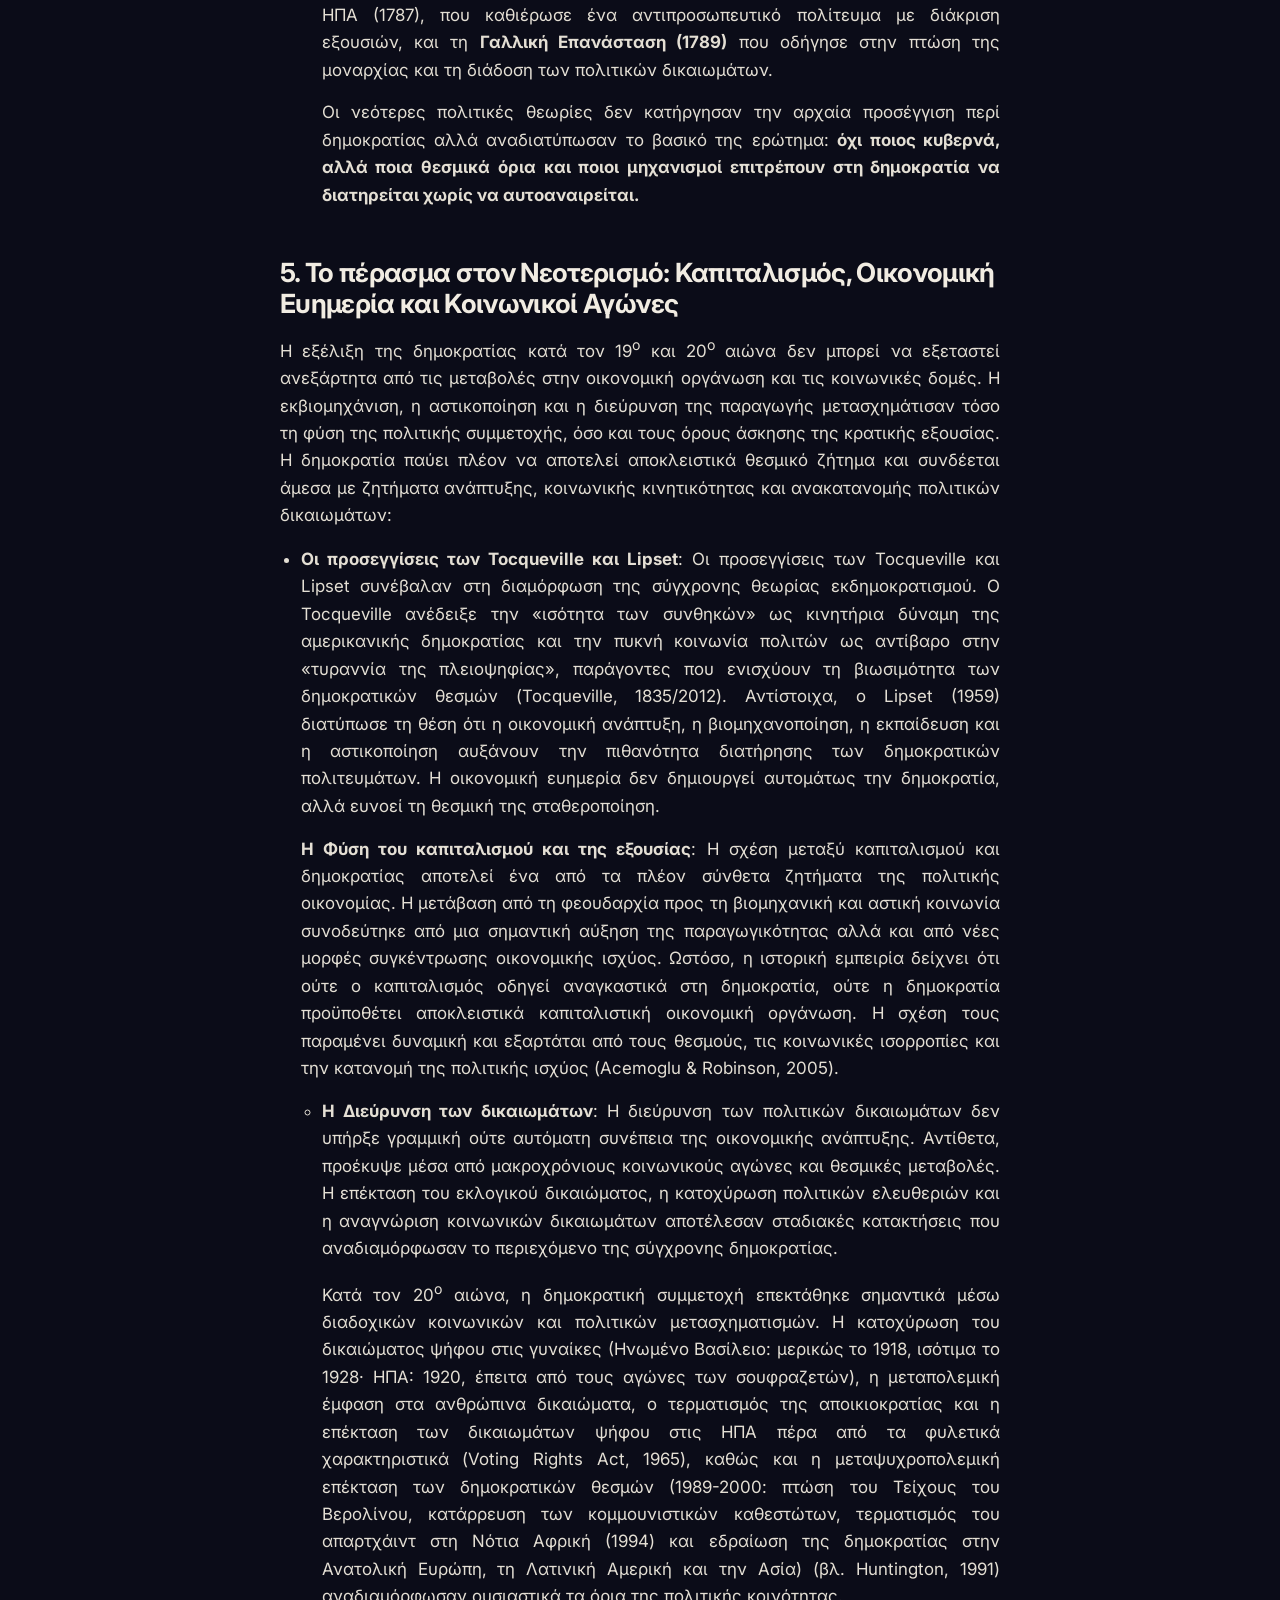
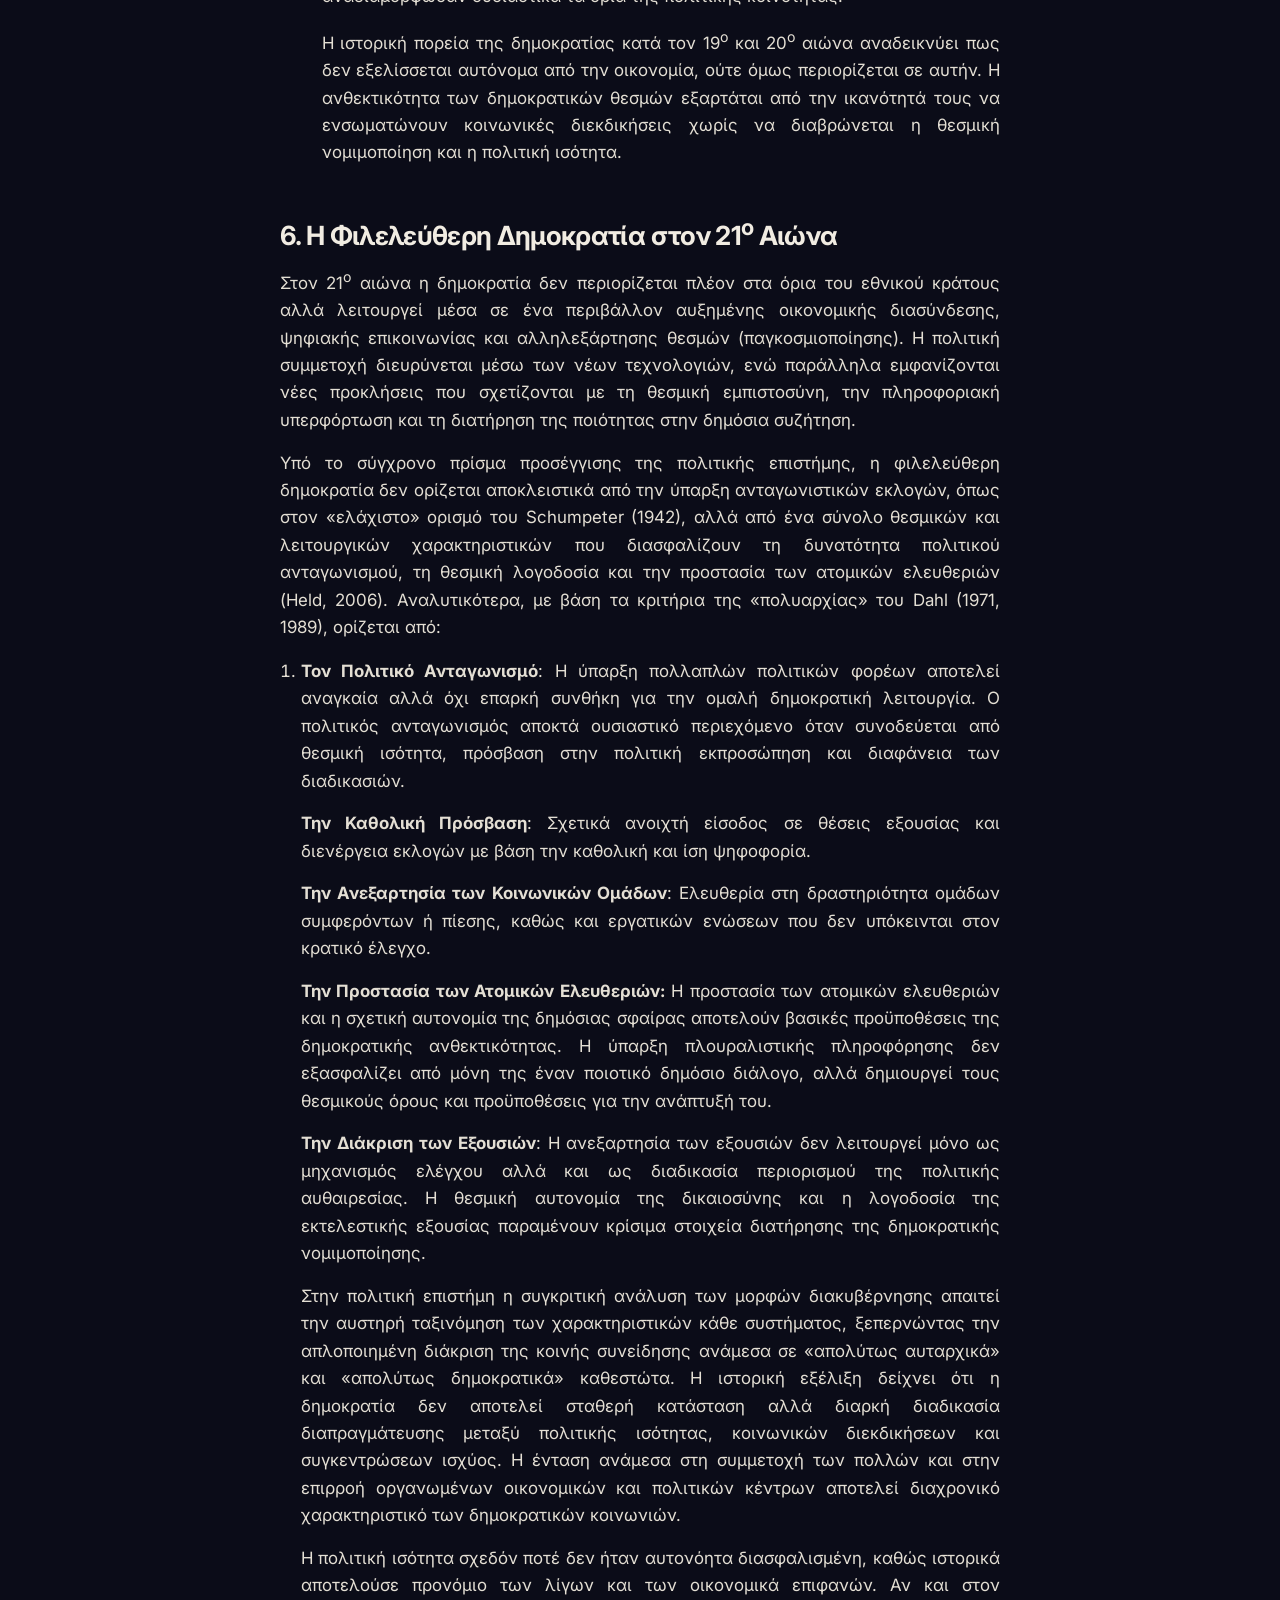
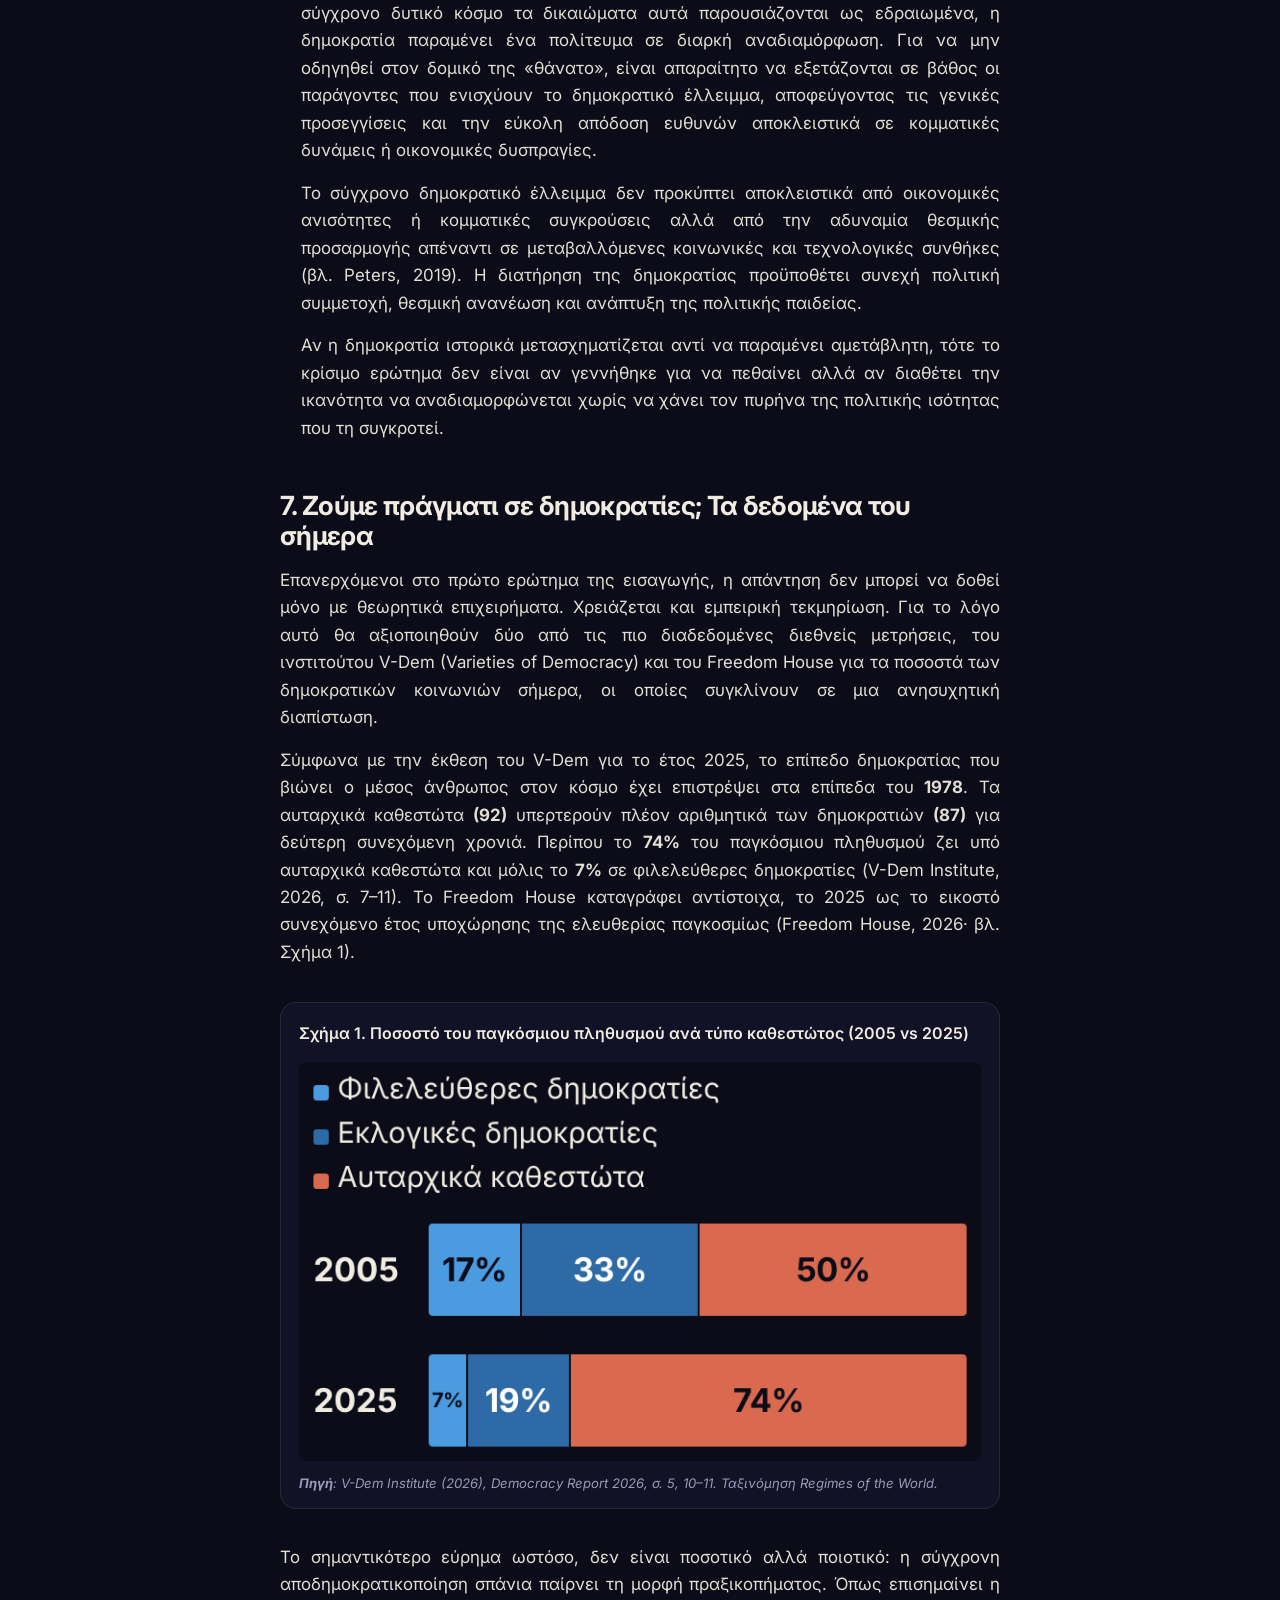
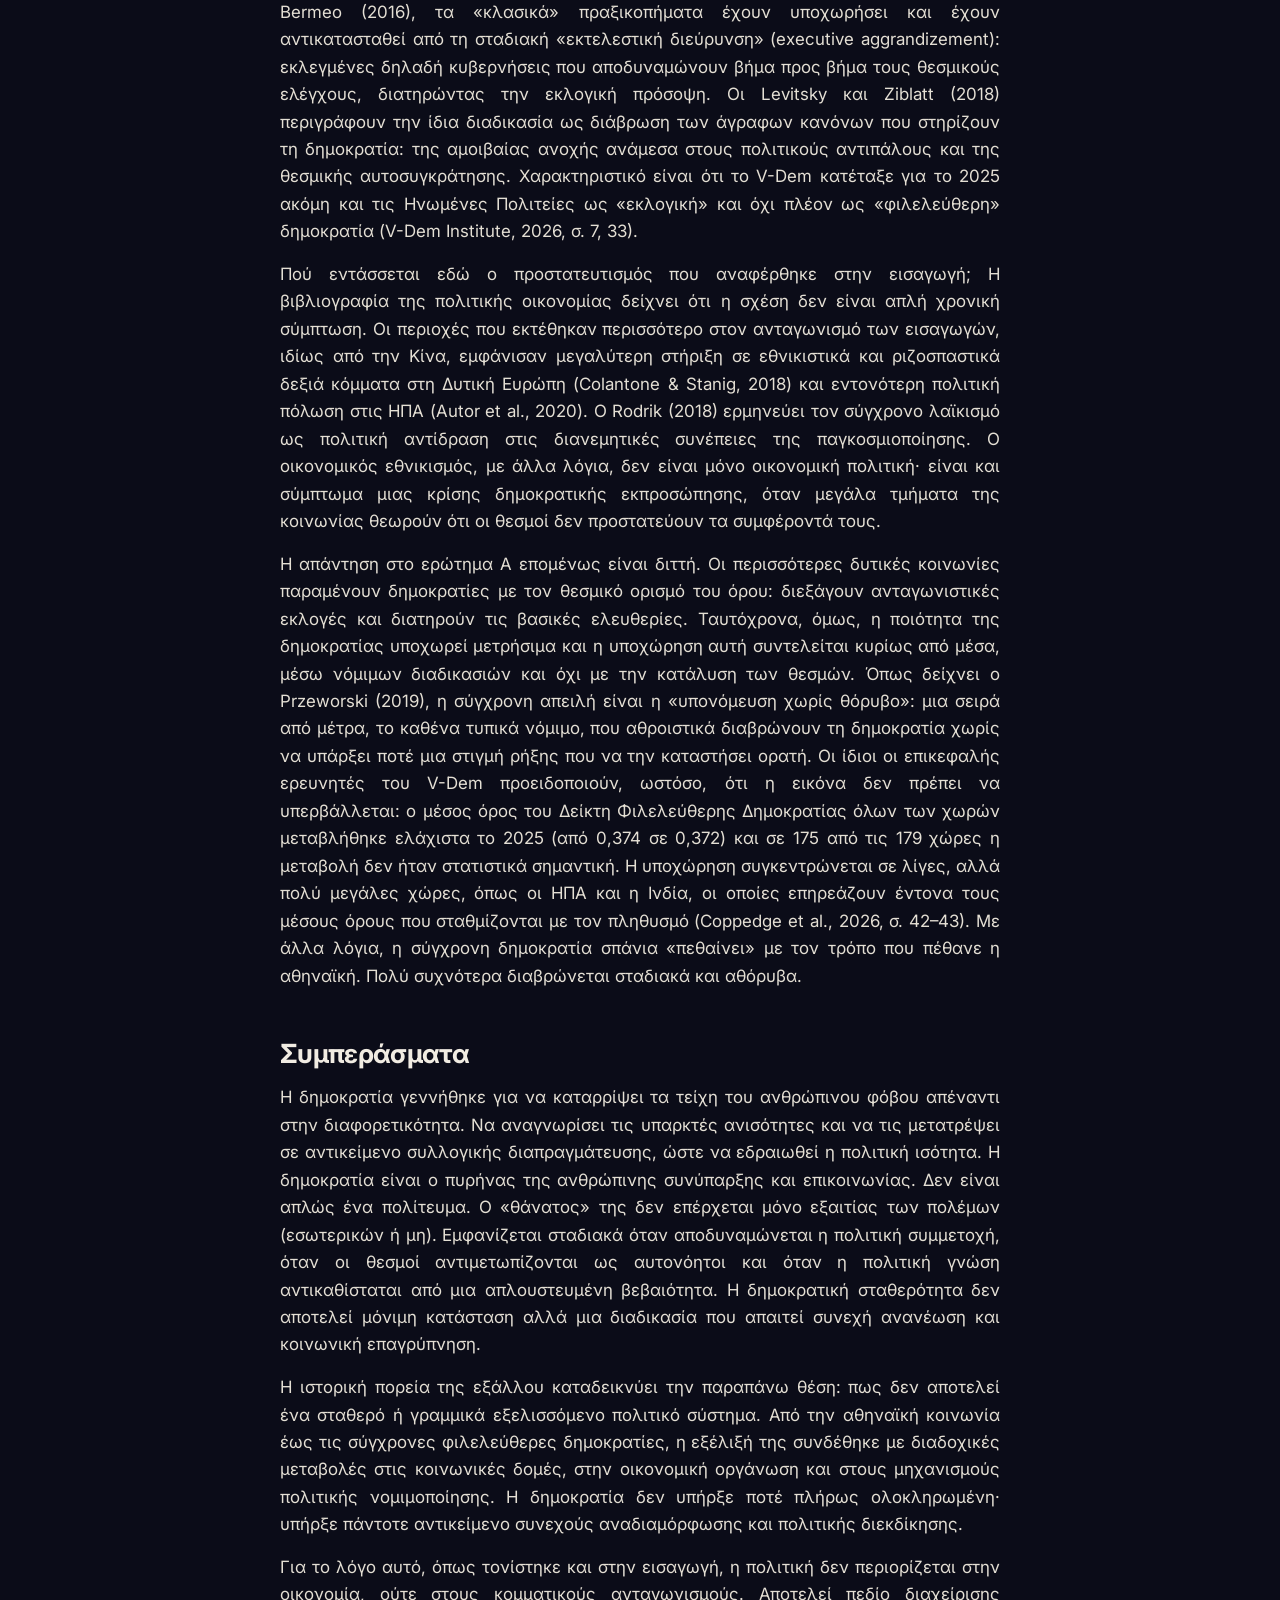
<file: articles/dimokratia-gennithike-gia-na-pethainei.html>
<!DOCTYPE html>
<html lang="el">
<head>
<meta charset="UTF-8">
<meta name="viewport" content="width=device-width, initial-scale=1.0">
<title>Η Δημοκρατία Γεννήθηκε για να Πεθαίνει; | Polis &amp; Power</title>
<meta name="description" content="Μια ιστορική και πολιτικοεπιστημονική προσέγγιση στη γένεση, την εξέλιξη και τα όρια της δημοκρατίας από την αρχαιότητα έως τον 21ο αιώνα.">
<link rel="canonical" href="https://polisandpower.github.io/articles/dimokratia-gennithike-gia-na-pethainei.html">
<link rel="icon" type="image/png" sizes="32x32" href="../assets/favicon-32.png">
<link rel="apple-touch-icon" href="../assets/apple-touch-icon.png">
<link rel="alternate" type="application/rss+xml" title="Polis &amp; Power" href="https://polisandpower.github.io/feed.xml">
<meta property="og:type" content="article">
<meta property="og:site_name" content="Polis &amp; Power">
<meta property="og:locale" content="el_GR">
<meta property="og:title" content="Η Δημοκρατία Γεννήθηκε για να Πεθαίνει; | Polis &amp; Power">
<meta property="og:description" content="Μια ιστορική και πολιτικοεπιστημονική προσέγγιση στη γένεση, την εξέλιξη και τα όρια της δημοκρατίας από την αρχαιότητα έως τον 21ο αιώνα.">
<meta property="og:url" content="https://polisandpower.github.io/articles/dimokratia-gennithike-gia-na-pethainei.html">
<meta property="og:image" content="https://polisandpower.github.io/articles/dimokratia-cover-platon.jpg">
<meta name="twitter:card" content="summary_large_image">
<link rel="preconnect" href="https://fonts.googleapis.com">
<link rel="preconnect" href="https://fonts.gstatic.com" crossorigin>
<link href="https://fonts.googleapis.com/css2?family=Inter:wght@300;400;600;700&display=swap" rel="stylesheet">
<link rel="stylesheet" href="../assets/site.css?v=20261021">
<script type="application/ld+json">
{"@context":"https://schema.org","@graph":[
 {"@type":"Article","headline":"Η Δημοκρατία Γεννήθηκε για να Πεθαίνει;","description":"Μια ιστορική και πολιτικοεπιστημονική προσέγγιση στη γένεση, την εξέλιξη και τα όρια της δημοκρατίας από την αρχαιότητα έως τον 21ο αιώνα.","image":"https://polisandpower.github.io/articles/dimokratia-cover-platon.jpg","inLanguage":"el",
  "author":{"@type":"Organization","name":"Polis & Power","url":"https://polisandpower.github.io/"},
  "publisher":{"@type":"Organization","name":"Polis & Power","logo":{"@type":"ImageObject","url":"https://polisandpower.github.io/assets/logo.png"}},
  "datePublished":"2026-05-26","dateModified":"2026-10-21","mainEntityOfPage":"https://polisandpower.github.io/articles/dimokratia-gennithike-gia-na-pethainei.html",
  "keywords":["Δημοκρατία","Αποδημοκρατικοποίηση","V-Dem","Πολιτική Θεωρία","Ιστορία"]},
 {"@type":"BreadcrumbList","itemListElement":[
  {"@type":"ListItem","position":1,"name":"Αρχική","item":"https://polisandpower.github.io/"},
  {"@type":"ListItem","position":2,"name":"Άρθρα","item":"https://polisandpower.github.io/articles/"},
  {"@type":"ListItem","position":3,"name":"Η Δημοκρατία Γεννήθηκε για να Πεθαίνει;","item":"https://polisandpower.github.io/articles/dimokratia-gennithike-gia-na-pethainei.html"}]}
]}
</script>
</head>
<body>
<header class="topbar">
  <div class="container nav">
    <a class="brand" href="../" aria-label="Polis &amp; Power, αρχική">
      <svg class="mark" viewBox="0 0 64 64" aria-hidden="true">
        <ellipse cx="32" cy="32" rx="27" ry="10" transform="rotate(-20 32 32)" fill="none" stroke="#7C63FF" stroke-width="2.5"/>
        <ellipse cx="32" cy="32" rx="27" ry="10" transform="rotate(25 32 32)" fill="none" stroke="#5BA8E8" stroke-width="2.5"/>
        <circle cx="32" cy="32" r="4.5" fill="#F1ECE2"/>
        <circle cx="56" cy="23" r="3" fill="#7C63FF"/><circle cx="9" cy="21" r="3" fill="#5BA8E8"/>
      </svg>
      <span>Polis <span class="amp">&amp;</span> Power</span>
    </a>
    <nav class="menu" aria-label="Κύρια πλοήγηση">
      <a href="../articles/">Άρθρα</a>
      <a href="../#media">Βίντεο &amp; Podcast</a>
      <a href="../#about">Σχετικά</a>
      <a href="../#contact">Επικοινωνία</a>
    </nav>
  </div>
</header>

<main>
<nav class="reading crumbs" aria-label="Breadcrumb">
  <a href="../">Αρχική</a><span>›</span><a href="./">Άρθρα</a><span>›</span>Η Δημοκρατία Γεννήθηκε για να Πεθαίνει;
</nav>
<figure class="article-hero"><img src="dimokratia-cover-platon.jpg" alt="Γεωμετρική απόδοση της προτομής του Πλάτωνα, της οποίας το πάνω μέρος διαλύεται σε θραύσματα" width="1600" height="900"></figure>
<p class="reading credit">Εικόνα: γεωμετρική επεξεργασία της φωτογραφίας «Plato Silanion Musei Capitolini MC1377» · © Marie-Lan Nguyen / Wikimedia Commons / <a href="https://creativecommons.org/licenses/by/2.5/" target="_blank" rel="noopener">CC BY 2.5</a>. Η εικόνα έχει τροποποιηθεί.</p>
<article class="reading article">
<h1>Η Δημοκρατία Γεννήθηκε για να Πεθαίνει;</h1>
<p class="standfirst">Μια ιστορική και πολιτικοεπιστημονική προσέγγιση στη γένεση, την εξέλιξη και τα όρια της δημοκρατίας.</p>
<div class="byline"><span>Polis &amp; Power</span><span>Δημοσιεύθηκε: Μάιος 2026</span><span>Ενημερώθηκε: 21 Οκτωβρίου 2026</span><span>~25 λεπτά ανάγνωσης</span></div>
<div class="tags"><span class="tag">Πολιτική Θεωρία</span><span class="tag">Δημοκρατία</span><span class="tag">Ιστορία</span><span class="tag">V-Dem</span></div>

<nav class="toc" aria-label="Περιεχόμενα">
<h2>Περιεχόμενα</h2>
<ol>
<li><a href="#eisagogi">Εισαγωγή</a></li>
<li><a href="#enotita-2">Από την Ισονομία στο Δημοκρατικό Έλλειμμα</a></li>
<li><a href="#enotita-3">Η Φιλοσοφική Αμφισβήτηση των Δημοκρατικών Θεσμών</a></li>
<li><a href="#enotita-4">Η Ιστορική Μεταβολή της Πολιτικής Σκέψης (16ος - 18ος Αιώνας)</a></li>
<li><a href="#enotita-5">Το πέρασμα στον Νεοτερισμό: Καπιταλισμός, Οικονομική Ευημερία και Κοινωνικοί Αγώνες</a></li>
<li><a href="#enotita-6">Η Φιλελεύθερη Δημοκρατία στον 21ο Αιώνα</a></li>
<li><a href="#enotita-7">Ζούμε πράγματι σε δημοκρατίες; Τα δεδομένα του σήμερα</a></li>
<li><a href="#symperasmata">Συμπεράσματα</a></li>
<li><a href="#piges">Πηγές και βιβλιογραφική τεκμηρίωση</a></li>
</ol>
</nav>

<section id="eisagogi">
<h2>1. Εισαγωγή</h2>

<h3>1.1. Η Πολιτική ως Επιστήμη και το Υπαρξιακό Ερώτημα της Δημοκρατίας</h3>
<p>Η πολιτική δεν περιορίζεται απλώς στην εκλογική αντιπαράθεση ή στην κατοχή της εξουσίας. Αποτελεί έναν μηχανισμό συλλογικής οργάνωσης μέσω του οποίου οι κοινωνίες διαχειρίζονται συγκρούσεις, συμφέροντα και κοινές αποφάσεις. Η πολιτική απαιτεί δεξιότητες, ικανότητες αλλά πολύ περισσότερο μια βαθιά γνώση των ρεαλιστικών αναγκών και προκλήσεων.</p>
<p>Πρόκειται ουσιαστικά για μια αρετή, την σοφία που αποβλέπει σε έναν ανώτερο συλλογικό σκοπό. Η πολιτική και η εξουσία βρίσκονται σε συνεχή αλληλεπίδραση μεταξύ τους. Η πρώτη επιδιώκει τη συγκρότηση συλλογικών κανόνων, ενώ η δεύτερη αφορά την ικανότητα επιβολής ή διαμόρφωσης αυτών των κανόνων.</p>
<p>Για αυτό κιόλας τον λόγο, η ισορροπία ανάμεσα στην πολιτική και την εξουσία είναι τόσο λεπτή και συχνά τόσο δυσδιάκριτη, ώστε να οδηγούμαστε ασυναίσθητα στο ίδιο αποτέλεσμα, παρ’ όλη την προσπάθειά μας για αλλαγή. Η ηθική στην πολιτική είναι, εξάλλου, ένα ζήτημα ρευστό και ιδιαίτερα αμφιλεγόμενο.</p>
<p>Η πολιτική είναι τέχνη, αλλά όταν εφαρμόζεται δεν θα πρέπει να παρακάμπτεται η επιστημονικότητά της. Αν θέλει πραγματικά να ξεφύγει από τα «γρανάζια» της ανθρώπινης ιδιοτέλειας οφείλει να μελετάται ως αυτόνομο φαινόμενο και να προωθεί τον διάλογο και την κριτική σκέψη. Η πολιτική παιδεία και ενσυνειδητότητα ξεκινά πρώτα από τους ίδιους τους πολίτες, γιατί το μέλλον διακυβεύεται από τις ατομικές τους αποφάσεις και επιλογές.</p>
<p>Αν οι αποφάσεις αυτές είναι κοντόφθαλμες, επηρεαζόμενες από συναισθηματισμούς, ατομικά συμφέροντα ή μεγαλεπήβολες ρητορικές, τότε το μέλλον προβλέπεται δυσοίωνο.</p>
<p>Έτσι, θα προσπαθήσουμε να κατανοήσουμε τις βαθύτερες κοινωνικές, οικονομικές, ηθικές μεταβολές και τα πολιτικά κίνητρα που διαμορφώνουν τις μορφές της εξουσίας και οι οποίες κατά επέκταση, επηρεάζουν άμεσα τις ατομικές μας ιδεολογίες και κατευθύνσεις.</p>
<p>Λαμβάνοντας υπόψη τις τρέχουσες παγκόσμιες εξελίξεις και τη στροφή του πολιτικοοικονομικού συστήματος προς έναν έντονο προστατευτισμό, αναδύονται δύο πολύ κρίσιμα ερωτήματα:</p>
<p><em><strong>Α)</strong></em> <em><strong>Ζούμε πράγματι σε δημοκρατικές κοινωνίες σήμερα;</strong></em></p>
<p><em><strong>Β) Ή μήπως τελικά η δημοκρατία αποτελεί ένα ανώτερο ιδεώδες το οποίο ως μια άλλη φιλοσοφική έκφανση της ανθρώπινης υπόστασης, γεννιέται (όπως και ο άνθρωπος) για να πεθαίνει;</strong></em></p>
</section>
<section id="enotita-2">
<h2>2. Από την Ισονομία στο Δημοκρατικό Έλλειμμα</h2>

<p>Για να δοθούν απαντήσεις στα ερωτήματα, ξεκινάμε πρώτα με την χρονολογική οριοθέτηση της εννοιολογικής ανόδου της δημοκρατίας, η οποία τοποθετείται μεταξύ του 6<sup>ου</sup> και 4<sup>ου</sup> αιώνα π.Χ. στην αρχαία Αθήνα:</p>
<ul>
<li><strong>Η «μήτρα» της Δημοκρατίας</strong>: Στις αρχές του 6<sup>ου</sup> αιώνα, ο <strong>Σόλων</strong> διαμόρφωσε μέσω του νομοθετικού του πλαισίου ορισμένες από τις προϋποθέσεις πάνω στις οποίες θα αναδυόταν αργότερα η δημοκρατία. Ο ίδιος ο Σόλων βέβαια μιλά περισσότερο για την «ευνομία» (ορθή νομοθεσία) και λιγότερο για την ισονομία. Στα ποιήματά του δηλώνει ότι έγραψε νόμους «εξίσου για τον ταπεινό και τον ευγενή» (απόσπ. 36 West, όπως παρατίθεται στην Αθηναίων Πολιτεία 12.4), δηλαδή μια πρώιμη μορφή ισότητας απέναντι στον νόμο. Η συμμετοχή στην εξουσία, ωστόσο, παρέμεινε κλιμακωμένη, αφού κατένειμε τους πολίτες σε τέσσερις τιμοκρατικές τάξεις ανάλογα με το εισόδημά τους (Αθηναίων Πολιτεία 7· Ostwald, 1969). Η ισονομία συνδέθηκε κυρίως με τις μεταρρυθμίσεις του Κλεισθένη, οι οποίες επήλθαν αργότερα όπως θα αναλυθεί στη συνέχεια. Συνεπώς, το πολίτευμα του Σόλωνα παρέμενε τιμοκρατικό: με τα πολιτικά δικαιώματα δηλαδή να κλιμακώνονται ανάλογα με το εισόδημα. Παρόλο που οι νόμοι του Σόλωνα κατάργησαν τη δουλεία λόγω χρεών για τους φτωχούς Αθηναίους και παρείχαν το δικαίωμα συμμετοχής στην Εκκλησία του Δήμου και στη Βουλή των 400, εμφανίστηκε άμεσα και η πρώτη <strong>ελλειμματική</strong> περιοχή της <strong>ισότητας</strong>.</p>
<p><strong>Τα πρώτα όρια της ισότητας</strong>: Η αθηναϊκή κοινωνία εξακολουθούσε να διακρίνεται σε τέσσερις βασικές κοινωνικές κατηγορίες, με κύριο κριτήριο τον πλούτο και την οικονομική θέση. Οι κατώτερες τάξεις, αν και συμμετείχαν στην Εκκλησία του Δήμου και είχαν πρόσβαση στα δικαστήρια, αποκλείονταν από τα ανώτερα αξιώματα, όπως η αρχοντεία, όπου κυριαρχούσε η αριστοκρατία και η οικονομική ελίτ. Έτσι, δημιουργήθηκε ένα δίπολο ανάμεσα σε εκείνους που είχαν απλώς δικαίωμα συμμετοχής και σε αυτούς (τους λίγους και ισχυρούς) που ήταν απολύτως υπεύθυνοι για τη διαμόρφωση και την τελική εφαρμογή της εξουσίας. Συνεπώς, η πολιτική ισότητα εφαρμόστηκε μόνο εντός περιορισμένου σώματος πολιτών.</p>
<p><strong>Η εξέλιξη υπό τον Κλεισθένη και τον Περικλή</strong>: Το πολίτευμα θεμελιώθηκε ουσιαστικά ως δημοκρατία με τις μεταρρυθμίσεις του Κλεισθένη (508/7 π.Χ.), οι οποίες περιλάμβαναν την αναδιοργάνωση των πολιτών σε δέκα φυλές με βάση τους δήμους, την σύσταση της Βουλής των 500 και την εδραίωση της ισονομίας (Ostwald, 1969). Θεσμοθετήθηκε επίσης και η <strong>ισηγορία</strong>: το ίσο δικαίωμα λόγου στην Εκκλησία του Δήμου και ο εξοστρακισμός ως μηχανισμός προστασίας της δημοκρατίας από όλους όσους την απειλούσαν. Σημαντικό ρόλο βέβαια διαδραμάτισαν και οι μεταρρυθμίσεις του Εφιάλτη του Αθηναίου (462/1 π.Χ.), που περιόρισαν τις αρμοδιότητες του Αρείου Πάγου, οργάνου που εξέφραζε την αριστοκρατία, και η καθιέρωση της αμοιβής για τη δημόσια υπηρεσία (μισθοφορία) επί Περικλή, μέτρα που διεύρυναν περαιτέρω την πραγματική συμμετοχή (Hansen, 1991). Η δημοκρατία έφτασε στο αποκορύφωμά της τον 5<sup>ο</sup> αιώνα π.Χ. ή εναλλακτικά τον «Χρυσό Αιώνα του Περικλή», λαμβάνοντας την πιο άμεση μορφή της: Όλοι οι ενήλικοι άνδρες πολίτες της Αθήνας είχαν δικαίωμα ψήφου σε πολιτικές αποφάσεις και νομοθεσίες.</p>
<p><strong>Η παρακμή και υποχώρηση του Δημοκρατικού Πολιτεύματος</strong>: Η άνοδος της οικονομικής και πολιτικής ισχύος της Αθήνας θορύβησε ιδιαίτερα τη Σπάρτη, οδηγώντας στον Πελοποννησιακό Πόλεμο. Ήδη κατά τη διάρκεια του πολέμου το 411 π.Χ., ένα ολιγαρχικό πραξικόπημα κατέλυσε προσωρινά τη δημοκρατία (καθεστώς των Τετρακοσίων), η οποία αποκαταστάθηκε τον επόμενο χρόνο (Θουκυδίδης, 8.63–98· Hansen, 1991). Η λήξη του πολέμου επισφραγίστηκε με την ήττα της Αθήνας και την εγκαθίδρυση της Τυραννίας των 30 υπό την ηγεσία του Κριτία, η οποία επέβαλε ένα καθεστώς τρόμου, εκτελέσεων και εξοριών των δημοκρατικών. Η δημοκρατία αποκαταστάθηκε το 403 π.Χ. υπό τον Θρασύβουλο και παρά τις κρίσεις, λειτούργησε κατά τον 4ο αιώνα με αξιοσημείωτη θεσμική σταθερότητα (Hansen, 1991). Το οριστικό τέλος της επήλθε στα τέλη του 4<sup>ου</sup> αιώνα π.Χ., το 322 π.Χ., όταν μετά την ήττα της Αθήνας στον Λαμιακό πόλεμο, ο Αντίπατρος κατάργησε το δημοκρατικό πολίτευμα και επέβαλε περιουσιακό κριτήριο για την ιδιότητα του πολίτη. Η προηγούμενη ήττα από τον Φίλιππο Β' της Μακεδονίας στη μάχη της Χαιρώνειας (338 π.Χ.) είχε ήδη οδηγήσει την πόλη σε πολιτική εξάρτηση από τη Μακεδονία, όχι όμως στην κατάργηση της δημοκρατίας.</p>
<p>Με βάση τα παραπάνω, η αθηναϊκή εμπειρία αποδεικνύει ότι ο «θάνατος» μιας δημοκρατίας δεν έχει μία και μόνο μορφή. Η δημοκρατία της Αθήνας ανατράπηκε επαναλαμβανόμενα το 411 και το 404 π.Χ. και αποκαταστάθηκε και τις δύο φορές. Καταργήθηκε οριστικά το 322 π.Χ., με την επιβολή εξωτερικής δύναμης. Και στις δύο περιπτώσεις όμως η ρήξη της ήταν ορατή: πραξικόπημα, ήττα, κατάργηση. Η σύγχρονη πολιτική επιστήμη (όπως παρουσιάζεται στην ενότητα 7) εστιάζει σε μια τρίτη μορφή, πολύ δυσκολότερα ανιχνεύσιμη: τη σταδιακή, αθόρυβη διάβρωση της δημοκρατίας.</p>
<p>Η παραπάνω ιστορική αναδρομή επομένως, δεν χρησιμοποιείται για να αναδείξει απλά την γένεση και την πτώση της δημοκρατίας στην αρχαία Αθήνα, αλλά τη βαθιά εσωτερική της αντίφαση: Την ροπή της προς μια «<strong>επιλεκτική ισότητα</strong>».</p>
<p>Ενώ φαινομενικά το πολίτευμα προωθούσε την καθολική ισότητα σε πολιτικά και έννομα δικαιώματα, απέκλειε πλήρως από αυτά τις γυναίκες, τους σκλάβους και τους μη Αθηναίους, ακόμη και τους Έλληνες μετοίκους. Το αθηναϊκό παράδειγμα δείχνει ότι η κοινωνία ήταν βαθιά διχασμένη ανάμεσα στους ισχυρούς και τους ανίσχυρους (βλ. Ober, 1989), παρουσιάζοντας ένα σοβαρό δομικό έλλειμμα, που τροφοδότησε την αμφισβήτηση των θεσμών της από τους επικριτές τους (βλ. ενότητα 3), καθώς αυτοί απέτυχαν να διασφαλίσουν μια ουσιαστική και όχι τυπική, πολιτική ισότητα.</p>
</section>
<section id="enotita-3">
<h2>3. Η Φιλοσοφική Αμφισβήτηση των Δημοκρατικών Θεσμών</h2>

<p>Η εξέλιξη της αθηναϊκής δημοκρατίας δεν συνοδεύτηκε μόνο από θεσμική ανάπτυξη αλλά και από την εμφάνιση ενός ευρύτερου φιλοσοφικού ρεύματος που εστίασε στην εξέταση της φύσης της πολιτικής εξουσίας. Η άνοδος της φιλοσοφικής σκέψης επέτρεψε την αμφισβήτηση της αντίληψης ότι η πολιτική συμμετοχή αρκεί από μόνη της για να εξασφαλίσει ορθές συλλογικές αποφάσεις. Το ενδιαφέρον μετατοπίστηκε σταδιακά από το ποιος κυβερνά προς το ερώτημα: <strong>υπό ποιες προϋποθέσεις η διακυβέρνηση μπορεί να θεωρηθεί δίκαιη και βιώσιμη.</strong></p>
<p>Ο Σωκράτης, όπως τον γνωρίζουμε μέσα από τα έργα του Πλάτωνα και του Ξενοφώντα (ο ίδιος δεν άφησε γραπτά), αν και δεν διατύπωσε μια ολοκληρωμένη θεωρία περί δημοκρατίας, άσκησε έντονη κριτική στις προϋποθέσεις λειτουργίας της πολιτικής κρίσης. Μέσα από τη σωκρατική μέθοδο ανέδειξε την ανάγκη συνεχούς εξέτασης των πολιτικών πεποιθήσεων και υποστήριξε έμμεσα ότι η ελευθερία της επιλογής αποκτά ουσιαστικό περιεχόμενο μόνο όταν συνοδεύεται από γνώση και πολιτική συνείδηση. Το ερώτημα συνεπώς δεν έγκειται στην γενικότητα του ποιος έχει δικαίωμα συμμετοχής, αλλά κατά πόσο <strong>η συμμετοχή αυτή οδηγεί σε μια ορθολογική πολιτική απόφαση.</strong></p>
<p>Στην «Πολιτεία» του Πλάτωνα, ο Σωκράτης υποστηρίζει ότι η διακυβέρνηση ενός κράτους δεν θα πρέπει να στηρίζεται σε υλικό (οικονομικό) υπόβαθρο (όπου ο πλούσιος εξουσιάζει εγγενώς), ούτε στην τυφλή αριθμητική ισχύ των πολλών. Αντίθετα, η διακυβέρνηση πρέπει να ασκείται αποκλειστικά από εκείνους που διαθέτουν τη μέγιστη γνώση και σοφία. Ο Σωκράτης ανέδειξε έτσι, από τους πρώτους, τη σημασία που λαμβάνει η πολιτική παιδεία στην ενίσχυση της πολιτικοποιημένης συνείδησης των πολιτών.</p>
<p>Κατά την άποψη αυτή, η ισότητα και η ελευθερία έχουν νόημα μόνο όταν οι πολίτες διαθέτουν τη γνώση να κρίνουν ορθά τα κοινά. Ο ίδιος καταδικάστηκε σε θάνατο το 399 π.Χ. από δημοκρατικό δικαστήριο, με την κατηγορία της ασέβειας και της διαφθοράς των νέων. Η δίκη ερμηνεύεται συχνά ως σύγκρουση της φιλοσοφικής κριτικής με τη δημοκρατική πλειοψηφία. Δεν πρέπει όμως να παραβλέπεται ότι ανάμεσα στους συνομιλητές του ήταν ο Κριτίας και ο Αλκιβιάδης, γεγονός που βάρυνε πολιτικά στην Αθήνα μετά την τυραννία των Τριάκοντα.</p>
<p>Η προβληματική του Σωκράτη βέβαια, επηρέασε βαθιά τη μεταγενέστερη πολιτική φιλοσοφία και ιδιαίτερα εκείνη του <strong>Πλάτωνα</strong>. Ο Πλάτωνας επιχείρησε να μετατρέψει την κριτική του δασκάλου του σε μια πιο συστηματική πολιτειακή θεωρία. Αντιμετώπισε τη δημοκρατία με έντονο σκεπτικισμό, κυρίως επειδή ανησυχούσε για τις συνέπειες μιας πολιτικής τάξης όπου η αριθμητική υπεροχή υπερισχύει της γνώσης. Στην πλατωνική συλλογιστική, η υπερβολική ελευθερία μπορεί να οδηγήσει στη διάβρωση της θεσμικής τάξης και τελικά στην εμφάνιση αυταρχικών μορφών εξουσίας (Πολιτεία, 557a–564a· Plato, 2004). Η δημοκρατία επομένως, κατατάσσεται στην «Πολιτεία» ως το προτελευταίο πολίτευμα, πριν από την τυραννίδα· στους «Νόμους», ωστόσο, ο Πλάτων προτείνει ένα μικτό πολίτευμα με δημοκρατικά στοιχεία. Η δημοκρατία εξετάζεται έτσι ως πολίτευμα που απαιτεί υψηλό επίπεδο πολιτικής παιδείας και θεσμικής αυτοσυγκράτησης.</p>
<p>Η πολιτική συμμετοχή καθίσταται ιδιαίτερα ευάλωτη όταν η δημόσια συζήτηση μετατοπίζεται από την τεκμηριωμένη επιχειρηματολογία προς την επικοινωνιακή υπεραπλούστευση και τη συναισθηματική κινητοποίηση. Η πολιτική παιδεία λειτουργεί συνεπώς όχι ως περιορισμός της δημοκρατίας, αλλά ως βασική προϋπόθεση διατήρησης της ποιότητάς της.</p>
<p>Σημασία δεν έχει να ακούμε μόνο όσα χρειαζόμαστε ή έχουμε ανάγκη να ακούσουμε, αλλά και όσα αμφισβητούν τις βεβαιότητές μας. Αποτελεί όμως και την μοναδική δίοδο για την αλλαγή της κοινωνικής συνείδησης. Όταν τα λόγια δεν ακολουθούνται από στοχευμένα προγράμματα και πράξεις, που αποδεικνύουν έμπρακτα την πορεία και τις θυσίες της αλλαγής, δεν αποτελούν τίποτα παραπάνω από υποσχέσεις που δεν πρόκειται ποτέ να υλοποιηθούν.</p>
<blockquote>Η πολιτική δεν μπορεί να επιβιώσει στην ουτοπία. Χρειάζεται ρεαλισμό.</blockquote>
<p>Κλείνοντας με τον <strong>Αριστοτέλη,</strong> εκείνος προσέγγισε τη δημοκρατία όχι ως μια μοναδική ή ιδανική μορφή πολιτεύματος, αλλά ως παρέκβαση του ορθού πολιτεύματος, τη λιγότερο κακή από τις παρεκβάσεις (Ηθικά Νικομάχεια, 1160b· Aristotle, 2014). Μέσα από την ταξινόμηση των πολιτευμάτων και την ανάλυση των μικτών μορφών διακυβέρνησης, ανέδειξε τη σημασία της θεσμικής ισορροπίας και της αποφυγής της συγκέντρωσης ισχύος.</p>
<p>Η συμβολή του υπήρξε καθοριστική για τη μεταγενέστερη εξέλιξη της πολιτικής επιστήμης και της συνταγματικής σκέψης. Επεξεργάστηκε τους τύπους των κυβερνητικών μορφωμάτων, διακρίνοντας τρία ορθά πολιτεύματα, όπου οι άρχοντες κυβερνούν για το κοινό συμφέρον (βασιλεία, αριστοκρατία, πολιτεία) και τις αντίστοιχες παρεκβάσεις τους, όπου κυβερνούν για το δικό τους συμφέρον (τυραννίδα, ολιγαρχία, δημοκρατία) (Πολιτικά, Γ7, 1279a–b· Aristotle, 1998). Για τον Αριστοτέλη, το βέλτιστο εφικτό πολίτευμα είναι η «πολιτεία», ένα μικτό πολίτευμα που συνδυάζει στοιχεία ολιγαρχίας και δημοκρατίας και στηρίζεται σε μια ισχυρή μεσαία τάξη (Πολιτικά, Δ8–11). Το σχήμα του μικτού πολιτεύματος που συνδυάζει μοναρχία, αριστοκρατία και δημοκρατία ανήκει κυρίως στον Πολύβιο (Ιστορίαι, Βιβλίο VI).</p>
<p>Η φιλοσοφική αμφισβήτηση της δημοκρατίας στην αρχαιότητα δεν αποσκοπούσε στην κατάργησή της, αλλά στην αναζήτηση των όρων που επιτρέπουν τη διατήρησή της στον χρόνο. Η συζήτηση αυτή παραμένει ενεργή έως σήμερα, καθώς κάθε δημοκρατικό σύστημα εξακολουθεί να ισορροπεί ανάμεσα στη διεύρυνση της συμμετοχής και στην ανάγκη διατήρησης της θεσμικής του ποιότητας.</p>
</section>
<section id="enotita-4">
<h2>4. Η Ιστορική Μεταβολή της Πολιτικής Σκέψης (16<sup>ος</sup> - 18<sup>ος</sup> Αιώνας)</h2>

<p>Παρότι η δημοκρατία ως πολιτειακή μορφή υποχώρησε μετά την αρχαιότητα, τα ερωτήματα σχετικά με τη νομιμοποίηση της εξουσίας, τη συμμετοχή των πολιτών και τα όρια της πολιτικής κυριαρχίας παρέμειναν ενεργά. Από τον 16<sup>ο</sup> έως τον 18<sup>ο</sup> αιώνα η πολιτική σκέψη μετατοπίστηκε σταδιακά από την ηθική αξιολόγηση της εξουσίας προς τη συστηματική αναζήτηση θεσμών, ικανών να οργανώσουν τη σχέση μεταξύ κράτους, κοινωνίας και πολιτικής νομιμοποίησης. Ξεκινώντας από τους βασικότερους θεωρητικούς εκπροσώπους της περίοδού:</p>
<ul>
<li>Ο <strong>Νικολό Μακιαβέλι</strong>: Διερεύνησε τις ιδέες γύρω από τον ρεπουμπλικανισμό και την πολιτική αρετή, επηρεάζοντας καταλυτικά τη μεταγενέστερη πολιτική σκέψη (Machiavelli, 1531/2009· Skinner, 2012). Ο Μακιαβέλι αποτέλεσε κομβικό σημείο μετάβασης προς τη νεότερη πολιτική σκέψη. Η πολιτική παύει να εξετάζεται αποκλειστικά ως ηθική δραστηριότητα και αντιμετωπίζεται ως πεδίο διαχείρισης πραγματικών κοινωνικών και κρατικών αναγκών. Η συμβολή του δεν έγκειται στην υποστήριξη της αυθαίρετης εξουσίας αλλά στην ανάδειξη της πολιτικής αυτονομίας και της ανάγκης κατανόησης των πραγματικών συνθηκών άσκησης της διακυβέρνησης.</p>
<p>Ο <strong>Jean Bodin (16<sup>ος</sup> αιώνας)</strong>: Στο έργο του <em>«Έξι Βιβλία για την Πολιτεία» (Les Six Livres de la République, 1576)</em>, διέκρινε ότι οι πολιτικοί θεσμοί δεν εξαρτώνται μόνο από στενά πολιτικούς παράγοντες, αλλά και από ευρύτερους γεωγραφικούς και οικονομικούς, δίνοντας έμφαση στην έννοια της νομικής κυριαρχίας του κράτους (Skinner, 2012). Ο Jean Bodin συνέβαλε καθοριστικά στη διαμόρφωση της έννοιας της κρατικής κυριαρχίας. Η κυριαρχία του, ωστόσο, είναι απόλυτη και αδιαίρετη· ο Bodin υπήρξε θεωρητικός της μοναρχίας, όχι της δημοκρατίας. Η θέση του σε αυτή την ενότητα δικαιολογείται επειδή η έννοια της κυριαρχίας θα «μεταφερθεί» αργότερα από τον μονάρχη στον λαό. Η προσέγγισή του ανέδειξε για πρώτη φορά με συστηματικό τρόπο τη σύνδεση μεταξύ πολιτικής οργάνωσης και ευρύτερου περιβάλλοντος ανάπτυξης.</p>
<p>Ο <strong>John Locke</strong>: Διατύπωσε τη θεωρία για μια μορφή διακυβέρνησης που βασίζεται στο φυσικό δικαίωμα της ιδιοκτησίας και στα κοινωνικά συμβόλαια, που στηρίζεται στη συναίνεση των κυβερνωμένων (Locke, 1689/1988). Ο Locke διατύπωσε μία από τις σημαντικότερες θεωρητικές βάσεις της σύγχρονης φιλελεύθερης δημοκρατίας. Η πολιτική εξουσία δεν θεωρείται πλέον φυσικό ή θεϊκό δικαίωμα αλλά αποτέλεσμα κοινωνικής συναίνεσης. Μέσα από τη θεωρία του κοινωνικού συμβολαίου, η διατήρηση των ατομικών ελευθεριών και της ιδιοκτησίας μετατρέπεται σε βασική προϋπόθεση πολιτικής νομιμοποίησης, ενώ η παραβίασή τους νομιμοποιεί ακόμη και την αντίσταση απέναντι στην εξουσία.</p>
<p><strong>Μοντεσκιέ (18<sup>ος</sup> αιώνας)</strong>: Εισήγαγε ένα κομβικό σχήμα ταξινόμησης της εξουσίας, διακρίνοντας 3 είδη πολιτευμάτων: 1) τη ρεπουμπλικανική, 2) τη μοναρχική και 3) τη δεσποτική διακυβέρνηση. Ο ρεπουμπλικανικός τύπος έχει δύο μορφές: τη δημοκρατία, όπου κυρίαρχος είναι ο λαός ως σύνολο, και την αριστοκρατία, όπου κυρίαρχο είναι ένα μέρος του· μια αριστοκρατία, κατά τον Μοντεσκιέ, είναι τόσο τελειότερη όσο περισσότερο πλησιάζει τη δημοκρατία (Το Πνεύμα των Νόμων, ΙΙ.3· Montesquieu, 1748/1989). Διαχώρισε τη μοναρχία (όπου ο ένας εξουσιάζει αλλά υπόκειται σε γενικούς κανόνες και θεσμικές εξισορροπήσεις) από τον δεσποτισμό, ο οποίος αποτελεί τη χειρότερη μορφή, καθώς ένα μόνο πρόσωπο διαθέτει την εξουσία χωρίς κανέναν εξωγενή έλεγχο.</p>
<p>Ο Μοντεσκιέ υπογράμμισε επίσης τον ρόλο των γεωγραφικών παραγόντων: όσο μεγαλύτερη είναι η επικράτεια ενός κράτους, τόσο περισσότερο ρέπει προς δεσποτικές εξουσίες, ενώ η μικρή επικράτεια ευνοεί τον ρεπουμπλικανικό τύπο διακυβέρνησης. Η σημαντικότερη συμβολή του Μοντεσκιέ δεν περιορίζεται στην ταξινόμηση των πολιτευμάτων αλλά στην ανάπτυξη της <strong>αρχής της διάκρισης των εξουσιών</strong>. Σύμφωνα με την προσέγγισή του, η πολιτική ελευθερία δεν διασφαλίζεται μέσω της ηθικής ποιότητας των κυβερνώντων αλλά μέσω της θεσμικής εξισορρόπησης μεταξύ της εκτελεστικής, νομοθετικής και δικαστικής εξουσίας. Η δημοκρατική σταθερότητα συνεπώς εξαρτάται από την ικανότητα περιορισμού της συγκέντρωσης ισχύος.</p>
<ul>
<li>Ο <strong>Jean-Jacques Rousseau (18ος αιώνας)</strong>: Στο «Κοινωνικό Συμβόλαιο» (1762) μετέφερε την κυριαρχία στον λαό ως σύνολο. Η «γενική βούληση» δεν μπορεί, κατά τον Rousseau, να αντιπροσωπευθεί. Γι’ αυτό υπήρξε επιφυλακτικός απέναντι στην αντιπροσώπευση. Θεωρείται ωστόσο θεμελιωτής της ιδέας της λαϊκής κυριαρχίας, πάνω στην οποία στηρίζεται η νομιμοποίηση των σύγχρονων δημοκρατιών (Rousseau, 1762/1997).</p>
<p>Οι παραπάνω θεωρητικές μεταβολές βέβαια, δεν παρέμειναν απλά σε ένα διάχυτο επίπεδο αφηρημένης φιλοσοφικής σκέψης. Μετατράπηκαν σταδιακά σε θεσμικά αιτήματα και πολιτικές διεκδικήσεις που επηρέασαν βαθιά τη μετάβαση προς τις σύγχρονες μορφές δημοκρατικής διακυβέρνησης για μεγάλα ιστορικά ορόσημα όπως: την <strong>Αγγλική Διακήρυξη των Δικαιωμάτων (1689)</strong> που περιόρισε τη βασιλική ισχύ, την <strong>Αμερικανική Διακήρυξη της Ανεξαρτησίας (1776)</strong>, που θεμελίωσε τη νομιμοποίηση της εξουσίας στη συναίνεση των κυβερνωμένων, το Σύνταγμα των ΗΠΑ (1787), που καθιέρωσε ένα αντιπροσωπευτικό πολίτευμα με διάκριση εξουσιών, και τη <strong>Γαλλική Επανάσταση (1789)</strong> που οδήγησε στην πτώση της μοναρχίας και τη διάδοση των πολιτικών δικαιωμάτων.</p>
<p>Οι νεότερες πολιτικές θεωρίες δεν κατήργησαν την αρχαία προσέγγιση περί δημοκρατίας αλλά αναδιατύπωσαν το βασικό της ερώτημα: <strong>όχι ποιος κυβερνά, αλλά ποια θεσμικά όρια και ποιοι μηχανισμοί επιτρέπουν στη δημοκρατία να διατηρείται χωρίς να αυτοαναιρείται.</strong></p>
</section>
<section id="enotita-5">
<h2>5. Το πέρασμα στον Νεοτερισμό: Καπιταλισμός, Οικονομική Ευημερία και Κοινωνικοί Αγώνες</h2>

<p>Η εξέλιξη της δημοκρατίας κατά τον 19<sup>ο</sup> και 20<sup>ο</sup> αιώνα δεν μπορεί να εξεταστεί ανεξάρτητα από τις μεταβολές στην οικονομική οργάνωση και τις κοινωνικές δομές. Η εκβιομηχάνιση, η αστικοποίηση και η διεύρυνση της παραγωγής μετασχημάτισαν τόσο τη φύση της πολιτικής συμμετοχής, όσο και τους όρους άσκησης της κρατικής εξουσίας. Η δημοκρατία παύει πλέον να αποτελεί αποκλειστικά θεσμικό ζήτημα και συνδέεται άμεσα με ζητήματα ανάπτυξης, κοινωνικής κινητικότητας και ανακατανομής πολιτικών δικαιωμάτων:</p>
<ul>
<li><strong>Οι προσεγγίσεις των Tocqueville και Lipset</strong>: Οι προσεγγίσεις των Tocqueville και Lipset συνέβαλαν στη διαμόρφωση της σύγχρονης θεωρίας εκδημοκρατισμού. Ο Tocqueville ανέδειξε την «ισότητα των συνθηκών» ως κινητήρια δύναμη της αμερικανικής δημοκρατίας και την πυκνή κοινωνία πολιτών ως αντίβαρο στην «τυραννία της πλειοψηφίας», παράγοντες που ενισχύουν τη βιωσιμότητα των δημοκρατικών θεσμών (Tocqueville, 1835/2012). Αντίστοιχα, ο Lipset (1959) διατύπωσε τη θέση ότι η οικονομική ανάπτυξη, η βιομηχανοποίηση, η εκπαίδευση και η αστικοποίηση αυξάνουν την πιθανότητα διατήρησης των δημοκρατικών πολιτευμάτων. Η οικονομική ευημερία δεν δημιουργεί αυτομάτως την δημοκρατία, αλλά ευνοεί τη θεσμική της σταθεροποίηση.</p>
<p><strong>Η Φύση του καπιταλισμού και της εξουσίας</strong>: Η σχέση μεταξύ καπιταλισμού και δημοκρατίας αποτελεί ένα από τα πλέον σύνθετα ζητήματα της πολιτικής οικονομίας. Η μετάβαση από τη φεουδαρχία προς τη βιομηχανική και αστική κοινωνία συνοδεύτηκε από μια σημαντική αύξηση της παραγωγικότητας αλλά και από νέες μορφές συγκέντρωσης οικονομικής ισχύος. Ωστόσο, η ιστορική εμπειρία δείχνει ότι ούτε ο καπιταλισμός οδηγεί αναγκαστικά στη δημοκρατία, ούτε η δημοκρατία προϋποθέτει αποκλειστικά καπιταλιστική οικονομική οργάνωση. Η σχέση τους παραμένει δυναμική και εξαρτάται από τους θεσμούς, τις κοινωνικές ισορροπίες και την κατανομή της πολιτικής ισχύος (Acemoglu &amp; Robinson, 2005).</p>
<ul>
<li><strong>Η Διεύρυνση των δικαιωμάτων</strong>: Η διεύρυνση των πολιτικών δικαιωμάτων δεν υπήρξε γραμμική ούτε αυτόματη συνέπεια της οικονομικής ανάπτυξης. Αντίθετα, προέκυψε μέσα από μακροχρόνιους κοινωνικούς αγώνες και θεσμικές μεταβολές. Η επέκταση του εκλογικού δικαιώματος, η κατοχύρωση πολιτικών ελευθεριών και η αναγνώριση κοινωνικών δικαιωμάτων αποτέλεσαν σταδιακές κατακτήσεις που αναδιαμόρφωσαν το περιεχόμενο της σύγχρονης δημοκρατίας.</p>
<p>Κατά τον 20<sup>ο</sup> αιώνα, η δημοκρατική συμμετοχή επεκτάθηκε σημαντικά μέσω διαδοχικών κοινωνικών και πολιτικών μετασχηματισμών. Η κατοχύρωση του δικαιώματος ψήφου στις γυναίκες (Ηνωμένο Βασίλειο: μερικώς το 1918, ισότιμα το 1928· ΗΠΑ: 1920, έπειτα από τους αγώνες των σουφραζετών), η μεταπολεμική έμφαση στα ανθρώπινα δικαιώματα, ο τερματισμός της αποικιοκρατίας και η επέκταση των δικαιωμάτων ψήφου στις ΗΠΑ πέρα από τα φυλετικά χαρακτηριστικά (Voting Rights Act, 1965), καθώς και η μεταψυχροπολεμική επέκταση των δημοκρατικών θεσμών (1989-2000: πτώση του Τείχους του Βερολίνου, κατάρρευση των κομμουνιστικών καθεστώτων, τερματισμός του απαρτχάιντ στη Νότια Αφρική (1994) και εδραίωση της δημοκρατίας στην Ανατολική Ευρώπη, τη Λατινική Αμερική και την Ασία) (βλ. Huntington, 1991) αναδιαμόρφωσαν ουσιαστικά τα όρια της πολιτικής κοινότητας.</p>
<p>Η ιστορική πορεία της δημοκρατίας κατά τον 19<sup>ο</sup> και 20<sup>ο</sup> αιώνα αναδεικνύει πως δεν εξελίσσεται αυτόνομα από την οικονομία, ούτε όμως περιορίζεται σε αυτήν. Η ανθεκτικότητα των δημοκρατικών θεσμών εξαρτάται από την ικανότητά τους να ενσωματώνουν κοινωνικές διεκδικήσεις χωρίς να διαβρώνεται η θεσμική νομιμοποίηση και η πολιτική ισότητα.</p>
</section>
<section id="enotita-6">
<h2>6. Η Φιλελεύθερη Δημοκρατία στον 21<sup>ο</sup> Αιώνα</h2>

<p>Στον 21<sup>ο</sup> αιώνα η δημοκρατία δεν περιορίζεται πλέον στα όρια του εθνικού κράτους αλλά λειτουργεί μέσα σε ένα περιβάλλον αυξημένης οικονομικής διασύνδεσης, ψηφιακής επικοινωνίας και αλληλεξάρτησης θεσμών (παγκοσμιοποίησης). Η πολιτική συμμετοχή διευρύνεται μέσω των νέων τεχνολογιών, ενώ παράλληλα εμφανίζονται νέες προκλήσεις που σχετίζονται με τη θεσμική εμπιστοσύνη, την πληροφοριακή υπερφόρτωση και τη διατήρηση της ποιότητας στην δημόσια συζήτηση.</p>
<p>Υπό το σύγχρονο πρίσμα προσέγγισης της πολιτικής επιστήμης, η φιλελεύθερη δημοκρατία δεν ορίζεται αποκλειστικά από την ύπαρξη ανταγωνιστικών εκλογών, όπως στον «ελάχιστο» ορισμό του Schumpeter (1942), αλλά από ένα σύνολο θεσμικών και λειτουργικών χαρακτηριστικών που διασφαλίζουν τη δυνατότητα πολιτικού ανταγωνισμού, τη θεσμική λογοδοσία και την προστασία των ατομικών ελευθεριών (Held, 2006). Αναλυτικότερα, με βάση τα κριτήρια της «πολυαρχίας» του Dahl (1971, 1989), ορίζεται από:</p>
<ol type="1">
<li><strong>Τον Πολιτικό Ανταγωνισμό</strong>: Η ύπαρξη πολλαπλών πολιτικών φορέων αποτελεί αναγκαία αλλά όχι επαρκή συνθήκη για την ομαλή δημοκρατική λειτουργία. Ο πολιτικός ανταγωνισμός αποκτά ουσιαστικό περιεχόμενο όταν συνοδεύεται από θεσμική ισότητα, πρόσβαση στην πολιτική εκπροσώπηση και διαφάνεια των διαδικασιών.</p>
<p><strong>Την Καθολική Πρόσβαση</strong>: Σχετικά ανοιχτή είσοδος σε θέσεις εξουσίας και διενέργεια εκλογών με βάση την καθολική και ίση ψηφοφορία.</p>
<p><strong>Την Ανεξαρτησία των Κοινωνικών Ομάδων</strong>: Ελευθερία στη δραστηριότητα ομάδων συμφερόντων ή πίεσης, καθώς και εργατικών ενώσεων που δεν υπόκεινται στον κρατικό έλεγχο.</p>
<p><strong>Την Προστασία των Ατομικών Ελευθεριών:</strong> Η προστασία των ατομικών ελευθεριών και η σχετική αυτονομία της δημόσιας σφαίρας αποτελούν βασικές προϋποθέσεις της δημοκρατικής ανθεκτικότητας. Η ύπαρξη πλουραλιστικής πληροφόρησης δεν εξασφαλίζει από μόνη της έναν ποιοτικό δημόσιο διάλογο, αλλά δημιουργεί τους θεσμικούς όρους και προϋποθέσεις για την ανάπτυξή του.</p>
<p><strong>Την Διάκριση των Εξουσιών</strong>: Η ανεξαρτησία των εξουσιών δεν λειτουργεί μόνο ως μηχανισμός ελέγχου αλλά και ως διαδικασία περιορισμού της πολιτικής αυθαιρεσίας. Η θεσμική αυτονομία της δικαιοσύνης και η λογοδοσία της εκτελεστικής εξουσίας παραμένουν κρίσιμα στοιχεία διατήρησης της δημοκρατικής νομιμοποίησης.</p>
<p>Στην πολιτική επιστήμη η συγκριτική ανάλυση των μορφών διακυβέρνησης απαιτεί την αυστηρή ταξινόμηση των χαρακτηριστικών κάθε συστήματος, ξεπερνώντας την απλοποιημένη διάκριση της κοινής συνείδησης ανάμεσα σε «απολύτως αυταρχικά» και «απολύτως δημοκρατικά» καθεστώτα. Η ιστορική εξέλιξη δείχνει ότι η δημοκρατία δεν αποτελεί σταθερή κατάσταση αλλά διαρκή διαδικασία διαπραγμάτευσης μεταξύ πολιτικής ισότητας, κοινωνικών διεκδικήσεων και συγκεντρώσεων ισχύος. Η ένταση ανάμεσα στη συμμετοχή των πολλών και στην επιρροή οργανωμένων οικονομικών και πολιτικών κέντρων αποτελεί διαχρονικό χαρακτηριστικό των δημοκρατικών κοινωνιών.</p>
<p>Η πολιτική ισότητα σχεδόν ποτέ δεν ήταν αυτονόητα διασφαλισμένη, καθώς ιστορικά αποτελούσε προνόμιο των λίγων και των οικονομικά επιφανών. Αν και στον σύγχρονο δυτικό κόσμο τα δικαιώματα αυτά παρουσιάζονται ως εδραιωμένα, η δημοκρατία παραμένει ένα πολίτευμα σε διαρκή αναδιαμόρφωση. Για να μην οδηγηθεί στον δομικό της «θάνατο», είναι απαραίτητο να εξετάζονται σε βάθος οι παράγοντες που ενισχύουν το δημοκρατικό έλλειμμα, αποφεύγοντας τις γενικές προσεγγίσεις και την εύκολη απόδοση ευθυνών αποκλειστικά σε κομματικές δυνάμεις ή οικονομικές δυσπραγίες.</p>
<p>Το σύγχρονο δημοκρατικό έλλειμμα δεν προκύπτει αποκλειστικά από οικονομικές ανισότητες ή κομματικές συγκρούσεις αλλά από την αδυναμία θεσμικής προσαρμογής απέναντι σε μεταβαλλόμενες κοινωνικές και τεχνολογικές συνθήκες (βλ. Peters, 2019). Η διατήρηση της δημοκρατίας προϋποθέτει συνεχή πολιτική συμμετοχή, θεσμική ανανέωση και ανάπτυξη της πολιτικής παιδείας.</p>
<p>Αν η δημοκρατία ιστορικά μετασχηματίζεται αντί να παραμένει αμετάβλητη, τότε το κρίσιμο ερώτημα δεν είναι αν γεννήθηκε για να πεθαίνει αλλά αν διαθέτει την ικανότητα να αναδιαμορφώνεται χωρίς να χάνει τον πυρήνα της πολιτικής ισότητας που τη συγκροτεί.</p>
</section>
<section id="enotita-7">
<h2>7. Ζούμε πράγματι σε δημοκρατίες; Τα δεδομένα του σήμερα</h2>

<p>Επανερχόμενοι στο πρώτο ερώτημα της εισαγωγής, η απάντηση δεν μπορεί να δοθεί μόνο με θεωρητικά επιχειρήματα. Χρειάζεται και εμπειρική τεκμηρίωση. Για το λόγο αυτό θα αξιοποιηθούν δύο από τις πιο διαδεδομένες διεθνείς μετρήσεις, του ινστιτούτου V-Dem (Varieties of Democracy) και του Freedom House για τα ποσοστά των δημοκρατικών κοινωνιών σήμερα, οι οποίες συγκλίνουν σε μια ανησυχητική διαπίστωση.</p>
<p>Σύμφωνα με την έκθεση του V-Dem για το έτος 2025, το επίπεδο δημοκρατίας που βιώνει ο μέσος άνθρωπος στον κόσμο έχει επιστρέψει στα επίπεδα του <strong>1978</strong>. Τα αυταρχικά καθεστώτα <strong>(92)</strong> υπερτερούν πλέον αριθμητικά των δημοκρατιών <strong>(87)</strong> για δεύτερη συνεχόμενη χρονιά. Περίπου το <strong>74%</strong> του παγκόσμιου πληθυσμού ζει υπό αυταρχικά καθεστώτα και μόλις το <strong>7%</strong> σε φιλελεύθερες δημοκρατίες (V-Dem Institute, 2026, σ. 7–11). Το Freedom House καταγράφει αντίστοιχα, το 2025 ως το εικοστό συνεχόμενο έτος υποχώρησης της ελευθερίας παγκοσμίως (Freedom House, 2026· βλ. Σχήμα 1).</p>
<figure class="fig">
<figcaption class="fig-title">Σχήμα 1. Ποσοστό του παγκόσμιου πληθυσμού ανά τύπο καθεστώτος (2005 vs 2025)</figcaption>
<picture><source media="(max-width: 640px)" srcset="sxima-1-plithysmos-mobile.png"><img src="sxima-1-plithysmos.png" alt="Ποσοστό του παγκόσμιου πληθυσμού ανά τύπο καθεστώτος. 2005: 17% φιλελεύθερες δημοκρατίες, 33% εκλογικές δημοκρατίες, 50% αυταρχικά καθεστώτα. 2025: 7%, 19% και 74% αντίστοιχα." width="2400" height="469" loading="lazy" style="width:100%;height:auto"></picture>
<figcaption class="fig-src"><strong>Πηγή</strong>: V-Dem Institute (2026), Democracy Report 2026, σ. 5, 10–11. Ταξινόμηση Regimes of the World.</figcaption>
</figure>
<p>Το σημαντικότερο εύρημα ωστόσο, δεν είναι ποσοτικό αλλά ποιοτικό: η σύγχρονη αποδημοκρατικοποίηση σπάνια παίρνει τη μορφή πραξικοπήματος. Όπως επισημαίνει η Bermeo (2016), τα «κλασικά» πραξικοπήματα έχουν υποχωρήσει και έχουν αντικατασταθεί από τη σταδιακή «εκτελεστική διεύρυνση» (executive aggrandizement): εκλεγμένες δηλαδή κυβερνήσεις που αποδυναμώνουν βήμα προς βήμα τους θεσμικούς ελέγχους, διατηρώντας την εκλογική πρόσοψη. Οι Levitsky και Ziblatt (2018) περιγράφουν την ίδια διαδικασία ως διάβρωση των άγραφων κανόνων που στηρίζουν τη δημοκρατία: της αμοιβαίας ανοχής ανάμεσα στους πολιτικούς αντιπάλους και της θεσμικής αυτοσυγκράτησης. Χαρακτηριστικό είναι ότι το V-Dem κατέταξε για το 2025 ακόμη και τις Ηνωμένες Πολιτείες ως «εκλογική» και όχι πλέον ως «φιλελεύθερη» δημοκρατία (V-Dem Institute, 2026, σ. 7, 33).</p>
<p>Πού εντάσσεται εδώ ο προστατευτισμός που αναφέρθηκε στην εισαγωγή; Η βιβλιογραφία της πολιτικής οικονομίας δείχνει ότι η σχέση δεν είναι απλή χρονική σύμπτωση. Οι περιοχές που εκτέθηκαν περισσότερο στον ανταγωνισμό των εισαγωγών, ιδίως από την Κίνα, εμφάνισαν μεγαλύτερη στήριξη σε εθνικιστικά και ριζοσπαστικά δεξιά κόμματα στη Δυτική Ευρώπη (Colantone &amp; Stanig, 2018) και εντονότερη πολιτική πόλωση στις ΗΠΑ (Autor et al., 2020). Ο Rodrik (2018) ερμηνεύει τον σύγχρονο λαϊκισμό ως πολιτική αντίδραση στις διανεμητικές συνέπειες της παγκοσμιοποίησης. Ο οικονομικός εθνικισμός, με άλλα λόγια, δεν είναι μόνο οικονομική πολιτική· είναι και σύμπτωμα μιας κρίσης δημοκρατικής εκπροσώπησης, όταν μεγάλα τμήματα της κοινωνίας θεωρούν ότι οι θεσμοί δεν προστατεύουν τα συμφέροντά τους.</p>
<p>Η απάντηση στο ερώτημα Α επομένως είναι διττή. Οι περισσότερες δυτικές κοινωνίες παραμένουν δημοκρατίες με τον θεσμικό ορισμό του όρου: διεξάγουν ανταγωνιστικές εκλογές και διατηρούν τις βασικές ελευθερίες. Ταυτόχρονα, όμως, η ποιότητα της δημοκρατίας υποχωρεί μετρήσιμα και η υποχώρηση αυτή συντελείται κυρίως από μέσα, μέσω νόμιμων διαδικασιών και όχι με την κατάλυση των θεσμών. Όπως δείχνει ο Przeworski (2019), η σύγχρονη απειλή είναι η «υπονόμευση χωρίς θόρυβο»: μια σειρά από μέτρα, το καθένα τυπικά νόμιμο, που αθροιστικά διαβρώνουν τη δημοκρατία χωρίς να υπάρξει ποτέ μια στιγμή ρήξης που να την καταστήσει ορατή. Οι ίδιοι οι επικεφαλής ερευνητές του V-Dem προειδοποιούν, ωστόσο, ότι η εικόνα δεν πρέπει να υπερβάλλεται: ο μέσος όρος του Δείκτη Φιλελεύθερης Δημοκρατίας όλων των χωρών μεταβλήθηκε ελάχιστα το 2025 (από 0,374 σε 0,372) και σε 175 από τις 179 χώρες η μεταβολή δεν ήταν στατιστικά σημαντική. Η υποχώρηση συγκεντρώνεται σε λίγες, αλλά πολύ μεγάλες χώρες, όπως οι ΗΠΑ και η Ινδία, οι οποίες επηρεάζουν έντονα τους μέσους όρους που σταθμίζονται με τον πληθυσμό (Coppedge et al., 2026, σ. 42–43). Με άλλα λόγια, η σύγχρονη δημοκρατία σπάνια «πεθαίνει» με τον τρόπο που πέθανε η αθηναϊκή. Πολύ συχνότερα διαβρώνεται σταδιακά και αθόρυβα.</p>
</section>
<section id="symperasmata">
<h2>Συμπεράσματα</h2>

<p>Η δημοκρατία γεννήθηκε για να καταρρίψει τα τείχη του ανθρώπινου φόβου απέναντι στην διαφορετικότητα. Να αναγνωρίσει τις υπαρκτές ανισότητες και να τις μετατρέψει σε αντικείμενο συλλογικής διαπραγμάτευσης, ώστε να εδραιωθεί η πολιτική ισότητα. Η δημοκρατία είναι ο πυρήνας της ανθρώπινης συνύπαρξης και επικοινωνίας. Δεν είναι απλώς ένα πολίτευμα. Ο «θάνατος» της δεν επέρχεται μόνο εξαιτίας των πολέμων (εσωτερικών ή μη). Εμφανίζεται σταδιακά όταν αποδυναμώνεται η πολιτική συμμετοχή, όταν οι θεσμοί αντιμετωπίζονται ως αυτονόητοι και όταν η πολιτική γνώση αντικαθίσταται από μια απλουστευμένη βεβαιότητα. Η δημοκρατική σταθερότητα δεν αποτελεί μόνιμη κατάσταση αλλά μια διαδικασία που απαιτεί συνεχή ανανέωση και κοινωνική επαγρύπνηση.</p>
<p>Η ιστορική πορεία της εξάλλου καταδεικνύει την παραπάνω θέση: πως δεν αποτελεί ένα σταθερό ή γραμμικά εξελισσόμενο πολιτικό σύστημα. Από την αθηναϊκή κοινωνία έως τις σύγχρονες φιλελεύθερες δημοκρατίες, η εξέλιξή της συνδέθηκε με διαδοχικές μεταβολές στις κοινωνικές δομές, στην οικονομική οργάνωση και στους μηχανισμούς πολιτικής νομιμοποίησης. Η δημοκρατία δεν υπήρξε ποτέ πλήρως ολοκληρωμένη· υπήρξε πάντοτε αντικείμενο συνεχούς αναδιαμόρφωσης και πολιτικής διεκδίκησης.</p>
<p>Για το λόγο αυτό, όπως τονίστηκε και στην εισαγωγή, η πολιτική δεν περιορίζεται στην οικονομία, ούτε στους κομματικούς ανταγωνισμούς. Αποτελεί πεδίο διαχείρισης σύνθετων κοινωνικών σχέσεων και συγκρούσεων που αφορούν οικονομικά, πολιτισμικά, γλωσσικά, θρησκευτικά και θεσμικά αιτήματα. Η κατανόηση της δημοκρατίας προϋποθέτει συνεπώς μια πολυπαραγοντική ανάλυση και αποφυγή μονοδιάστατων ερμηνειών.</p>
<p>Αντίστοιχα και το δημοκρατικό έλλειμμα δεν μπορεί να ερμηνευθεί αποκλειστικά ως αποτέλεσμα μιας οικονομικής κρίσης ή ευρύτερα μιας πολιτικής δυσαρέσκειας. Αποτελεί ένα σύνθετο φαινόμενο που παράγεται από την αλληλεπίδραση θεσμικών αδυναμιών, κοινωνικών μεταβολών, μετασχηματισμών της πολιτικής επικοινωνίας και άνισης κατανομής πολιτικής επιρροής.</p>
<p>Κλείνοντας με την περιγραφή του <strong>Bernard Crick</strong> για την φύση της: «<em>Η δημοκρατία είναι μια από τις πλέον ελευθεριάζουσες λέξεις στο πολιτικό λεξικό, είναι η ερωμένη όλων και όμως διατηρεί την γοητεία της ακόμα και όταν ο εραστής της συνειδητοποιεί ότι και πολλοί άλλοι ανάξιοι κατά τη γνώμη του, απολαμβάνουν την εύνοια της. Πραγματικά ακόμη και μέσα στην οδύνη που μας προκαλεί η απιστία της αντιμετωπίζουμε με υπερηφάνεια τη δυνατότητά της να προσαρμόζεται σε όλων των ειδών τις συνθήκες και σε κάθε λογής παρέα». (Crick, 1962, όπως παρατίθεται στους Ball &amp; Peters, 2001, σ. 102)</em></p>
<p>Ο Crick δεν υπονοεί τον θάνατο της δημοκρατίας, αλλά την εννοιολογική της «ασυδοσία»: όλοι τη διεκδικούν, ακόμη και όσοι την υπονομεύουν, και αυτή η ευελιξία της λέξης είναι ταυτόχρονα η δύναμη και η αδυναμία της. Η ιστορία της δημοκρατίας δεν δείχνει πώς πεθαίνουν τα πολιτεύματα αλλά πώς δοκιμάζονται τα όρια της πολιτικής συνύπαρξης. Έστω και ατροφικά, η δημοκρατία ενσωματώνεται σαν άλλος πνεύμονας οξυγόνου, σε ελλειμματικά πολιτικά συστήματα για να τα διατηρήσει στη ζωή. Γιατί ακόμη και στην πιο απολυταρχική και παραπλανητική πολιτεία, η μορφή της υποβόσκει για να οδηγήσει κάποια στιγμή τους δεσμώτες προς το φως, όπως στο πλατωνικό σπήλαιο. Το σκοτάδι δεν μπορεί να κυριαρχεί για πάντα. Αλλά δεν μπορεί και να εκλείψει. Ειδάλλως, πώς θα εκτιμήσουμε την πορεία προς το φως, δηλαδή προς την αλήθεια;</p>
<p>Γίνεται κατανοητό επομένως πως το αρχικό ερώτημα του άρθρου δεν μπορεί να απαντηθεί μονοσήμαντα. Αν η δημοκρατία γεννήθηκε για να πεθαίνει, τότε ιστορικά αποδεικνύεται ότι γεννήθηκε επίσης για να μετασχηματίζεται. Για τις σύγχρονες κοινωνίες, το κρίσιμο ερώτημα δεν είναι τόσο αν η δημοκρατία πεθαίνει όσο αν διαβρώνεται και αν οι πολίτες της είναι σε θέση να το αντιληφθούν εγκαίρως. Η επιβίωσή της δεν εξαρτάται από την τελειότητα των θεσμών, ούτε από την ομοφωνία των κοινωνιών, αλλά από τη δυνατότητα του συνεχούς αναστοχασμού, της θεσμικής προσαρμογής και της πολιτικής συμμετοχής. Η δημοκρατία παραμένει λιγότερο ένα τελικό πολιτικό αποτέλεσμα και περισσότερο μια διαρκής συλλογική διαδικασία.</p>
</section>
<section id="piges">
<h2>Πηγές και βιβλιογραφική τεκμηρίωση</h2>

<p>Το παρόν άρθρο βασίζεται σε βιβλιογραφία πολιτικής επιστήμης. Οι αναφορές παρατίθενται για λόγους διαφάνειας και περαιτέρω μελέτης.</p>
<h3>Αναφορές</h3>
<div class="refs">
<p>Acemoglu, D., &amp; Robinson, J. A. (2005). <em>Economic origins of dictatorship and democracy</em>. Cambridge University Press.</p>
<p>Aristotle. (1998). <em>Politics</em> (C. D. C. Reeve, Trans.). Hackett.</p>
<p>Aristotle. (2014). <em>Nicomachean ethics</em> (C. D. C. Reeve, Trans.). Hackett.</p>
<p>Autor, D., Dorn, D., Hanson, G., &amp; Majlesi, K. (2020). Importing political polarization? The electoral consequences of rising trade exposure. <em>American Economic Review, 110</em>(10), 3139–3183.</p>
<p>Ball, A. R., &amp; Peters, B. G. (2001). <em>Modern politics and government</em> (6<sup>th</sup> ed.). Palgrave Macmillan.</p>
<p>Bermeo, N. (2016). On democratic backsliding. <em>Journal of Democracy, 27</em>(1), 5–19.</p>
<p>Colantone, I., &amp; Stanig, P. (2018). The trade origins of economic nationalism: Import competition and voting behavior in Western Europe. <em>American Journal of Political Science, 62</em>(4), 936–953.</p>
<p>Coppedge, M., Gerring, J., Knutsen, C. H., &amp; Teorell, J. (2026). V-Dem co-principal investigators: Commentary on the Democracy Report. In V-Dem Institute, <em>Democracy report 2026: Unraveling the democratic era</em> (pp. 42–43). University of Gothenburg.</p>
<p>Dahl, R. A. (1971). <em>Polyarchy: Participation and opposition</em>. Yale University Press.</p>
<p>Dahl, R. A. (1989). <em>Democracy and its critics</em>. Yale University Press.</p>
<p>Freedom House. (2026). <em>Freedom in the world 2026: The growing shadow of autocracy</em>. Freedom House.</p>
<p>Hansen, M. H. (1991). <em>The Athenian democracy in the age of Demosthenes</em>. Blackwell.</p>
<p>Held, D. (2006). <em>Models of democracy</em> (3<sup>rd</sup> ed.). Stanford University Press.</p>
<p>Huntington, S. P. (1991). <em>The third wave: Democratization in the late twentieth century</em>. University of Oklahoma Press.</p>
<p>Levitsky, S., &amp; Ziblatt, D. (2018). <em>How democracies die</em>. Crown.</p>
<p>Lipset, S. M. (1959). Some social requisites of democracy: Economic development and political legitimacy. <em>American Political Science Review, 53</em>(1), 69–105.</p>
<p>Locke, J. (1988). <em>Two treatises of government</em>. Cambridge University Press. (Original work published 1689)</p>
<p>Machiavelli, N. (2009). <em>Discourses on Livy</em>. University of Chicago Press. (Original work published 1531)</p>
<p>Montesquieu. (1989). <em>The spirit of the laws</em>. Cambridge University Press. (Original work published 1748)</p>
<p>Ober, J. (1989). <em>Mass and elite in democratic Athens</em>. Princeton University Press.</p>
<p>Ostwald, M. (1969). <em>Nomos and the beginnings of the Athenian democracy</em>. Clarendon Press.</p>
<p>Peters, B. G. (2019). <em>Institutional theory in political science: The new institutionalism</em> (4th ed.). Edward Elgar Publishing.</p>
<p>Plato. (2004). <em>Republic</em> (C. D. C. Reeve, Trans.). Hackett.</p>
<p>Przeworski, A. (2019). <em>Crises of democracy</em>. Cambridge University Press.</p>
<p>Rodrik, D. (2018). Populism and the economics of globalization. <em>Journal of International Business Policy, 1</em>(1–2), 12–33.</p>
<p>Rousseau, J.-J. (1997). <em>The social contract and other later political writings</em> (V. Gourevitch, Ed. &amp; Trans.). Cambridge University Press. (Original work published 1762)</p>
<p>Schumpeter, J. A. (1994). <em>Capitalism, socialism and democracy</em>. Routledge. (Original work published 1942)</p>
<p>Skinner, Q. (2012). <em>The foundations of modern political thought</em> (Vols. 1–2). Cambridge University Press.</p>
<p>Tocqueville, A. de. (2012). <em>Democracy in America</em>. University of Chicago Press. (Original work published 1835)</p>
<p>V-Dem Institute. (2026). <em>Democracy report 2026: Unraveling the democratic era</em>. University of Gothenburg.</p>
</div>
</section>
<aside class="corrections" id="diorthoseis">
<p><strong>Ενημέρωση 21/10/2026:</strong> αναθεωρημένη έκδοση με νέα ενότητα για τα δεδομένα του V-Dem (2026), εντός κειμένου παραπομπές και διορθώσεις ιστορικών λεπτομερειών.</p>
</aside>

<div class="author-box">
  <img src="../assets/logo.png" alt="" width="64" height="64">
  <p><strong>Polis &amp; Power</strong><br>Υποψήφια διδάκτωρ Οικονομικών, με έρευνα στη Διεθνή Πολιτική Οικονομία. Βίντεο στο <a href="https://www.youtube.com/@PolisAndPower" target="_blank" rel="noopener" style="color:var(--blue)">YouTube</a> και podcast στο <a href="https://open.spotify.com/show/0uTJ1t40O4KdMJWhcB8MyP" target="_blank" rel="noopener" style="color:var(--blue)">Spotify</a>.</p>
</div>

<section class="comments">
<h2>Σχόλια &amp; διορθώσεις</h2>
<p>Εντοπίσατε λάθος ή θέλετε να προσθέσετε κριτική; Στείλτε μήνυμα μέσω της φόρμας. Οι διορθώσεις σημειώνονται στο τέλος του άρθρου.</p>
<form action="https://formspree.io/f/mwvzbrwn" method="POST">
  <input type="hidden" name="_subject" value="Σχόλιο στο άρθρο: Η Δημοκρατία Γεννήθηκε για να Πεθαίνει;">
  <input type="hidden" name="article" value="Η Δημοκρατία Γεννήθηκε για να Πεθαίνει;">
  <label for="a-name">Όνομα</label>
  <input id="a-name" type="text" name="name" autocomplete="name">
  <label for="a-email">Email</label>
  <input id="a-email" type="email" name="email" required autocomplete="email">
  <label for="a-msg">Σχόλιο</label>
  <textarea id="a-msg" name="comment" required></textarea>
  <button class="btn btn-primary" type="submit">Αποστολή σχολίου</button>
</form>
</section>
</article>
</main>
<footer class="footer">
  <div class="container footer-row">
    <div><strong>Polis &amp; Power</strong> · Πολιτική επιστήμη &amp; πολιτική οικονομία</div>
    <div>© 2026 · <a href="https://polisandpower.github.io/rss.html">RSS</a></div>
  </div>
</footer>
</body>
</html>
</file>
<file: assets/site.css>
/* Polis & Power — shared styles */
:root{
  --bg:#0B0C18;
  --bg-2:#10122A;
  --panel:rgba(20,22,44,.72);
  --line:rgba(241,236,226,.09);
  --text:#F1ECE2;
  --muted:#9C99BA;
  --violet:#7C63FF;
  --blue:#5BA8E8;
  --grad:linear-gradient(90deg,var(--violet),var(--blue));
  --max:1080px;
  --read:720px;
  --radius:20px;
}
*{box-sizing:border-box}
html{scroll-behavior:smooth}
body{
  margin:0;
  font-family:"Inter",system-ui,-apple-system,"Segoe UI",Roboto,sans-serif;
  color:var(--text);
  background:
    radial-gradient(900px 500px at 12% -5%,rgba(124,99,255,.16),transparent 60%),
    radial-gradient(800px 500px at 95% 0%,rgba(91,168,232,.10),transparent 60%),
    var(--bg);
  line-height:1.7;
  -webkit-font-smoothing:antialiased;
}
a{color:inherit;text-decoration:none}
img{max-width:100%;display:block}
.container{width:min(var(--max),calc(100% - 2rem));margin:0 auto}

/* ---------- Top bar ---------- */
.topbar{position:sticky;top:0;z-index:20;background:rgba(11,12,24,.82);backdrop-filter:blur(14px);border-bottom:1px solid var(--line)}
.nav{min-height:64px;display:flex;align-items:center;justify-content:space-between;gap:1rem}
.brand{display:inline-flex;align-items:center;gap:.6rem;font-weight:700;letter-spacing:-.01em;font-size:1.05rem}
.brand .amp{background:var(--grad);-webkit-background-clip:text;background-clip:text;color:transparent}
.mark{width:30px;height:30px;flex:0 0 30px}
.menu{display:flex;gap:1.2rem;flex-wrap:wrap}
.menu a{color:var(--muted);font-size:.95rem;transition:color .15s}
.menu a:hover,.menu a[aria-current="page"]{color:var(--text)}

/* ---------- Hero ---------- */
.hero{padding:4.5rem 0 3.5rem}
.hero-grid{display:grid;grid-template-columns:1.2fr .8fr;gap:2.5rem;align-items:center}
.kicker{display:inline-block;color:var(--blue);font-size:.78rem;font-weight:600;letter-spacing:.18em;text-transform:uppercase;margin-bottom:1rem}
.wordmark{margin:0;font-size:clamp(2.8rem,7vw,5.2rem);font-weight:700;line-height:1;letter-spacing:-.035em}
.wordmark .amp{background:var(--grad);-webkit-background-clip:text;background-clip:text;color:transparent}
.slogan{margin:1.1rem 0 0;font-size:clamp(1.15rem,2.2vw,1.5rem);font-weight:300;color:var(--text);opacity:.9}
.lead{margin:1.2rem 0 0;color:var(--muted);max-width:560px}
.actions{display:flex;gap:.7rem;flex-wrap:wrap;margin-top:2rem}
.btn{display:inline-flex;align-items:center;gap:.45rem;padding:.8rem 1.15rem;border-radius:999px;font-weight:600;font-size:.95rem;border:1px solid var(--line);transition:transform .15s,border-color .15s,background .15s;cursor:pointer;font-family:inherit;color:var(--text);background:rgba(241,236,226,.03)}
.btn:hover{transform:translateY(-1px);border-color:rgba(241,236,226,.25)}
.btn-primary{background:var(--grad);border-color:transparent;color:#fff}
.hero-art{position:relative;aspect-ratio:1;max-width:400px;justify-self:center;width:100%}
.hero-art .orbits{position:absolute;inset:0;width:100%;height:100%}
.hero-art .avatar{position:absolute;inset:22%;border-radius:50%;overflow:hidden;border:1px solid var(--line);box-shadow:0 0 60px rgba(124,99,255,.35)}
.hero-art .avatar img{width:100%;height:100%;object-fit:cover}

/* ---------- Sections ---------- */
section{padding:3rem 0}
.section-head{margin-bottom:1.5rem}
h2{margin:0;font-size:clamp(1.6rem,3vw,2.2rem);line-height:1.15;letter-spacing:-.025em;font-weight:700}
.panel{background:var(--panel);border:1px solid var(--line);border-radius:var(--radius);padding:1.7rem}
.panel p{color:var(--muted);margin:0 0 1rem}
.panel p:last-child{margin-bottom:0}
.panel strong{color:var(--text);font-weight:600}
.facts{display:grid;grid-template-columns:repeat(3,minmax(0,1fr));gap:.8rem;margin-top:1.5rem}
.fact{border:1px solid var(--line);border-radius:14px;padding:1rem;background:rgba(241,236,226,.02)}
.fact span{display:block;font-size:.72rem;letter-spacing:.14em;text-transform:uppercase;color:var(--blue);font-weight:600;margin-bottom:.35rem}
.fact p{margin:0;color:var(--text);font-size:.95rem;line-height:1.5}

/* ---------- Article cards ---------- */
.cards{display:grid;grid-template-columns:repeat(2,minmax(0,1fr));gap:1.1rem}
.card{background:var(--panel);border:1px solid var(--line);border-radius:var(--radius);overflow:hidden;transition:transform .2s,border-color .2s}
.card:hover{transform:translateY(-3px);border-color:rgba(124,99,255,.5)}
.card-img{aspect-ratio:16/9;overflow:hidden;background:var(--bg-2)}
.card-img img{width:100%;height:100%;object-fit:cover}
.card-body{padding:1.3rem}
.card-body h3{margin:0 0 .5rem;font-size:1.25rem;line-height:1.3;letter-spacing:-.015em}
.meta{color:var(--muted);font-size:.88rem;margin:0 0 .7rem}
.card-body p{color:var(--muted);margin:0}
.more{display:inline-block;margin-top:1rem;font-weight:600;color:var(--blue)}

/* ---------- Coming soon / media ---------- */
.soon{text-align:center;padding:2.5rem 1.5rem}
.soon strong{display:block;font-size:1.5rem;letter-spacing:-.02em;margin-bottom:.4rem}
.soon p{color:var(--muted);margin:0}

/* ---------- Contact ---------- */
.contact-grid{display:grid;grid-template-columns:1fr 1fr;gap:1.1rem;align-items:start}
.links{display:grid;gap:.7rem}
.link-row{display:flex;justify-content:space-between;align-items:center;gap:1rem;padding:1rem 1.2rem;border:1px solid var(--line);border-radius:14px;background:var(--panel);transition:border-color .15s}
.link-row:hover{border-color:rgba(124,99,255,.5)}
.link-row span{font-size:.72rem;letter-spacing:.14em;text-transform:uppercase;color:var(--muted);font-weight:600}
.link-row b{font-weight:600;word-break:break-word;text-align:right}
form{display:grid;gap:.75rem}
label{font-size:.85rem;color:var(--muted)}
input,textarea{width:100%;border:1px solid var(--line);background:rgba(241,236,226,.03);color:var(--text);border-radius:12px;padding:.85rem 1rem;font:inherit;outline:none}
input:focus,textarea:focus{border-color:rgba(124,99,255,.6);box-shadow:0 0 0 3px rgba(124,99,255,.15)}
textarea{min-height:140px;resize:vertical}
.note{font-size:.85rem;color:var(--muted);margin:0}

/* ---------- Footer ---------- */
.footer{border-top:1px solid var(--line);margin-top:3rem;padding:2rem 0 2.5rem;color:var(--muted);font-size:.9rem}
.footer-row{display:flex;justify-content:space-between;gap:1rem;flex-wrap:wrap;align-items:center}
.footer a:hover{color:var(--text)}

/* ---------- Article page ---------- */
.reading{width:min(var(--read),calc(100% - 2rem));margin:0 auto}
.crumbs{font-size:.88rem;color:var(--muted);margin:2rem auto 1.2rem}
.crumbs a:hover{color:var(--text)}
.crumbs span{margin:0 .4rem}
.article-hero{width:min(960px,calc(100% - 2rem));margin:0 auto 2rem;border-radius:var(--radius);overflow:hidden;border:1px solid var(--line)}
.article-hero img{width:100%;height:auto;max-height:540px;object-fit:cover}
.article h1{font-size:clamp(2rem,4.5vw,2.9rem);line-height:1.12;letter-spacing:-.03em;margin:0 0 .8rem}
.article .standfirst{font-size:1.15rem;color:var(--muted);font-weight:300;margin:0 0 1.2rem}
.article .byline{display:flex;flex-wrap:wrap;gap:.4rem 1.2rem;color:var(--muted);font-size:.9rem;padding-bottom:1.4rem;border-bottom:1px solid var(--line)}
.tags{display:flex;flex-wrap:wrap;gap:.5rem;margin:1.2rem 0 0}
.tag{padding:.3rem .75rem;border:1px solid var(--line);border-radius:999px;font-size:.82rem;color:var(--muted)}
.toc{margin:2rem 0;padding:1.3rem 1.5rem;border:1px solid var(--line);border-radius:16px;background:var(--panel)}
.toc h2{font-size:1rem;letter-spacing:.12em;text-transform:uppercase;color:var(--blue);margin-bottom:.6rem}
.toc ol{margin:0;padding-left:1.2rem;color:var(--muted)}
.toc a:hover{color:var(--text)}
.article section{padding:0;margin:3rem 0 0}
.article h2{font-size:1.65rem;margin:0 0 1rem;scroll-margin-top:90px}
.article h3{font-size:1.2rem;letter-spacing:-.01em;margin:2rem 0 .7rem}
.article p{margin:0 0 .95rem;font-size:1.06rem;line-height:1.62;color:#E4DFD4}
.article blockquote{margin:2rem 0;padding:1.1rem 1.4rem;border-left:3px solid var(--violet);background:rgba(124,99,255,.06);border-radius:0 12px 12px 0;font-size:1.08rem;font-style:italic;color:var(--text)}
.article blockquote cite{display:block;margin-top:.6rem;font-style:normal;font-size:.9rem;color:var(--muted)}
.refs p{font-size:.95rem;color:var(--muted);padding-left:1.6rem;text-indent:-1.6rem;margin-bottom:.7rem}
.author-box{display:flex;gap:1rem;align-items:center;margin:3rem 0 0;padding:1.3rem;border:1px solid var(--line);border-radius:16px;background:var(--panel)}
.author-box img{width:64px;height:64px;border-radius:50%;flex:0 0 64px}
.author-box p{margin:0;font-size:.95rem;color:var(--muted)}
.author-box strong{color:var(--text)}
.comments{margin-top:3rem;padding-top:2rem;border-top:1px solid var(--line)}

/* ---------- Reveal ---------- */
.reveal{opacity:0;transform:translateY(16px);transition:opacity .6s ease,transform .6s ease}
.reveal.visible{opacity:1;transform:none}
@media (prefers-reduced-motion:reduce){.reveal{opacity:1;transform:none;transition:none}html{scroll-behavior:auto}}

/* ---------- Mobile ---------- */
@media (max-width:820px){
  .topbar{position:static}
  .nav{flex-direction:column;align-items:flex-start;padding:.7rem 0;gap:.4rem}
  .menu{gap:.9rem}
  .hero{padding:2.5rem 0 1.5rem}
  .hero-grid,.cards,.contact-grid,.facts{grid-template-columns:1fr}
  .hero-art{max-width:260px;order:-1}
  .article h1,.article h2,.article h3{hyphens:none}
}

/* ---------- Figures, credits, corrections (Oct 2026) ---------- */
figure.article-hero{margin:0 auto 0.6rem}
.credit{font-size:.8rem;color:var(--muted);margin:0 auto 2rem;line-height:1.5}
.credit a{color:var(--blue)}
.article .fig{margin:2.2rem 0;padding:1.1rem 1.1rem .9rem;border:1px solid var(--line);border-radius:16px;background:var(--panel)}
.article .fig img{width:100%;height:auto;border-radius:8px}
.fig-title{font-weight:600;font-size:1rem;margin:0 0 .9rem;color:var(--text)}
.fig-src{font-size:.82rem;font-style:italic;color:var(--muted);margin:.8rem 0 0;line-height:1.5}
.corrections{margin:3rem 0 0;padding:1.3rem 1.5rem;border:1px solid var(--line);border-left:3px solid var(--blue);border-radius:0 16px 16px 0;background:rgba(91,168,232,.05)}
.corrections h2{font-size:1rem;letter-spacing:.12em;text-transform:uppercase;color:var(--blue);margin:0 0 .6rem}
.article .corrections p{font-size:.95rem;color:var(--muted);margin:0}
.article ol:not(.toc ol),.article ul{padding-left:1.3rem}
.article li{margin:0 0 .8rem;line-height:1.62;color:#E4DFD4;font-size:1.06rem}
@media (min-width:700px){.article p,.article li{text-align:justify;hyphens:auto;-webkit-hyphens:auto}.article .fig-src,.article .credit,.refs p{text-align:left}}
@media print{.topbar,.comments,.footer,.author-box{display:none}.article .fig,figure.article-hero{break-inside:avoid}.article .fig{background:#0B0C18;-webkit-print-color-adjust:exact;print-color-adjust:exact}}
</file>
